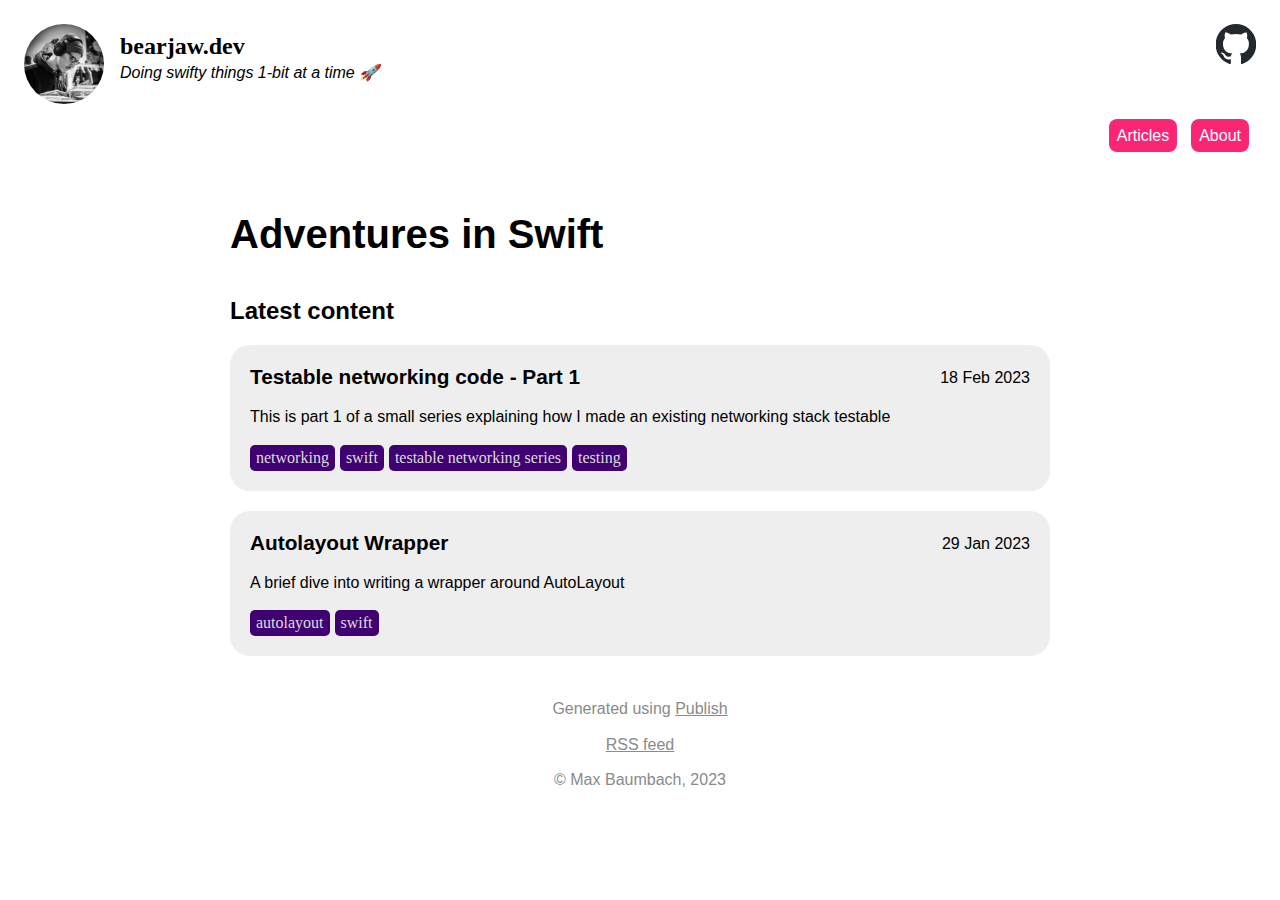
<file: index.html>
<!DOCTYPE html><html lang="en"><head><meta charset="UTF-8"/><meta name="og:site_name" content="bearjaw.dev"/><link rel="canonical" href="https://bearjaw.dev"/><meta name="twitter:url" content="https://bearjaw.dev"/><meta name="og:url" content="https://bearjaw.dev"/><title>bearjaw.dev | bearjaw.dev</title><meta name="twitter:title" content="bearjaw.dev | bearjaw.dev"/><meta name="og:title" content="bearjaw.dev | bearjaw.dev"/><meta name="description" content="Doing swifty things 1-bit at a time 🚀"/><meta name="twitter:description" content="Doing swifty things 1-bit at a time 🚀"/><meta name="og:description" content="Doing swifty things 1-bit at a time 🚀"/><meta name="twitter:card" content="summary"/><link rel="stylesheet" href="/styles.css" type="text/css"/><meta name="viewport" content="width=device-width, initial-scale=1.0"/><link rel="shortcut icon" href="/images/favicon.png" type="image/png"/><link rel="alternate" href="/feed.rss" type="application/rss+xml" title="Subscribe to bearjaw.dev"/></head><body><header><div class="header-container"><div class="profile-header-container"><img src="/images/profile.jpeg" class="avatar"/><div class="header-text-container"><a href="/" class="site-name">bearjaw.dev</a><p class="header-subtitle ">Doing swifty things 1-bit at a time 🚀</p></div></div><a href="https://github.com/bearjaw"><div class="github-logo"></div></a></div><nav><ul><li><a href="/posts">Articles</a></li><li><a href="/about">About</a></li></ul></nav></header><div class="wrapper"><h1>Adventures in Swift</h1><p class="description"></p><h2>Latest content</h2><ul class="item-list"><li><article><div class="item-list-item-header"><h1><a href="/posts/2023/2/build-testable-networking-part-1">Testable networking code - Part 1</a></h1><p>18 Feb 2023</p></div><p>This is part 1 of a small series explaining how I made an existing networking stack testable</p><ul class="tag-list"><li><a href="/tags/networking">networking</a></li><li><a href="/tags/swift">swift</a></li><li><a href="/tags/testable-networking-series">testable networking series</a></li><li><a href="/tags/testing">testing</a></li></ul></article></li><li><article><div class="item-list-item-header"><h1><a href="/posts/2023/1/hello">Autolayout Wrapper</a></h1><p>29 Jan 2023</p></div><p>A brief dive into writing a wrapper around AutoLayout</p><ul class="tag-list"><li><a href="/tags/autolayout">autolayout</a></li><li><a href="/tags/swift">swift</a></li></ul></article></li></ul></div><footer><p>Generated using <a href="https://github.com/johnsundell/publish">Publish</a></p><p><a href="/feed.rss">RSS feed</a></p><p>© Max Baumbach, 2023 </p></footer></body></html>
</file>
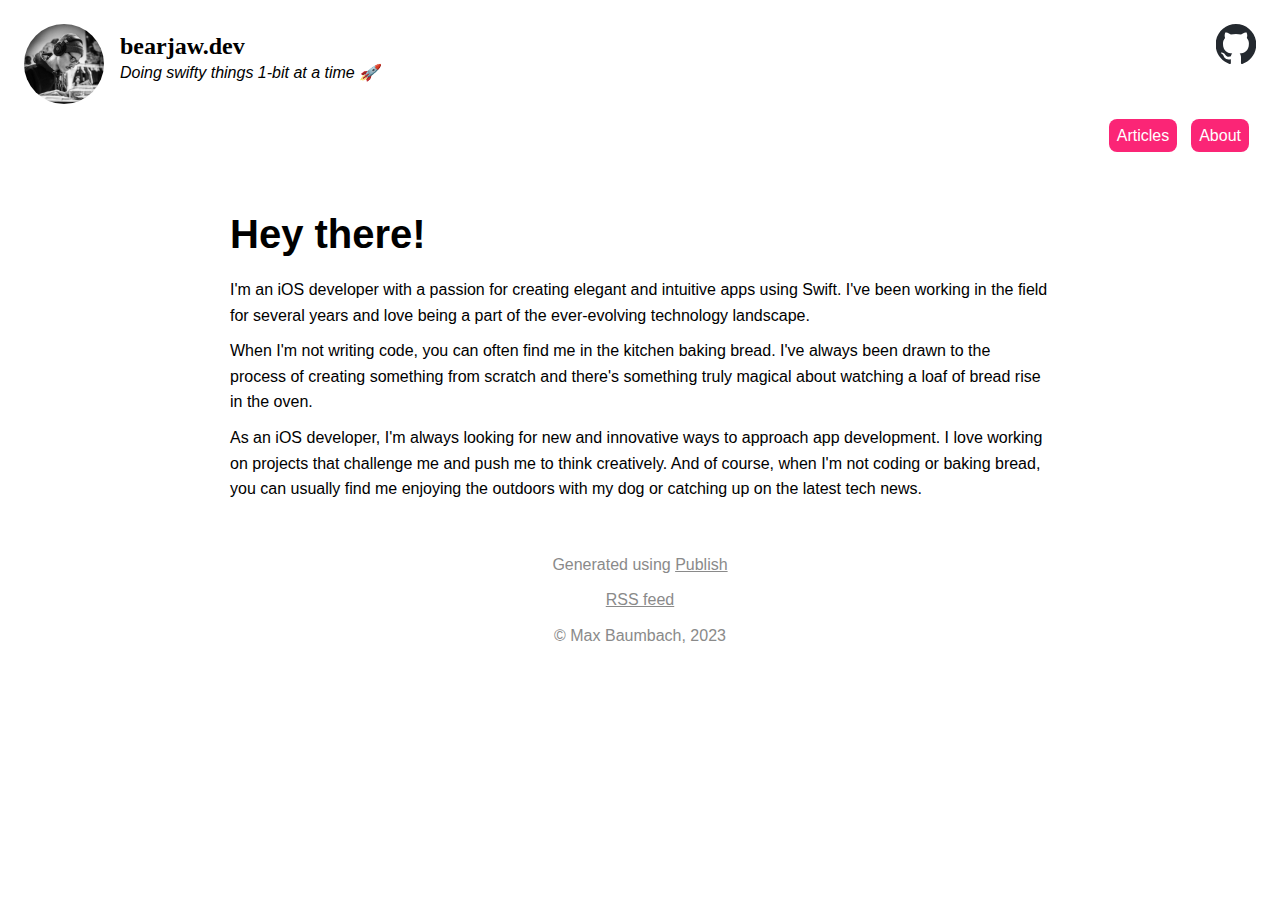
<file: about/index.html>
<!DOCTYPE html><html lang="en"><head><meta charset="UTF-8"/><meta name="og:site_name" content="bearjaw.dev"/><link rel="canonical" href="https://bearjaw.dev/about"/><meta name="twitter:url" content="https://bearjaw.dev/about"/><meta name="og:url" content="https://bearjaw.dev/about"/><title>About | bearjaw.dev</title><meta name="twitter:title" content="About | bearjaw.dev"/><meta name="og:title" content="About | bearjaw.dev"/><meta name="description" content="Doing swifty things 1-bit at a time 🚀"/><meta name="twitter:description" content="Doing swifty things 1-bit at a time 🚀"/><meta name="og:description" content="Doing swifty things 1-bit at a time 🚀"/><meta name="twitter:card" content="summary"/><link rel="stylesheet" href="/styles.css" type="text/css"/><meta name="viewport" content="width=device-width, initial-scale=1.0"/><link rel="shortcut icon" href="/images/favicon.png" type="image/png"/><link rel="alternate" href="/feed.rss" type="application/rss+xml" title="Subscribe to bearjaw.dev"/></head><body><header><div class="header-container"><div class="profile-header-container"><img src="/images/profile.jpeg" class="avatar"/><div class="header-text-container"><a href="/" class="site-name">bearjaw.dev</a><p class="header-subtitle ">Doing swifty things 1-bit at a time 🚀</p></div></div><a href="https://github.com/bearjaw"><div class="github-logo"></div></a></div><nav><ul><li><a href="/posts">Articles</a></li><li><a href="/about" class="selected">About</a></li></ul></nav></header><div class="wrapper"><h1>Hey there!</h1><p>I'm an iOS developer with a passion for creating elegant and intuitive apps using Swift. I've been working in the field for several years and love being a part of the ever-evolving technology landscape.</p><p>When I'm not writing code, you can often find me in the kitchen baking bread. I've always been drawn to the process of creating something from scratch and there's something truly magical about watching a loaf of bread rise in the oven.</p><p>As an iOS developer, I'm always looking for new and innovative ways to approach app development. I love working on projects that challenge me and push me to think creatively. And of course, when I'm not coding or baking bread, you can usually find me enjoying the outdoors with my dog or catching up on the latest tech news.</p><ul class="item-list"></ul></div><footer><p>Generated using <a href="https://github.com/johnsundell/publish">Publish</a></p><p><a href="/feed.rss">RSS feed</a></p><p>© Max Baumbach, 2023 </p></footer></body></html>
</file>
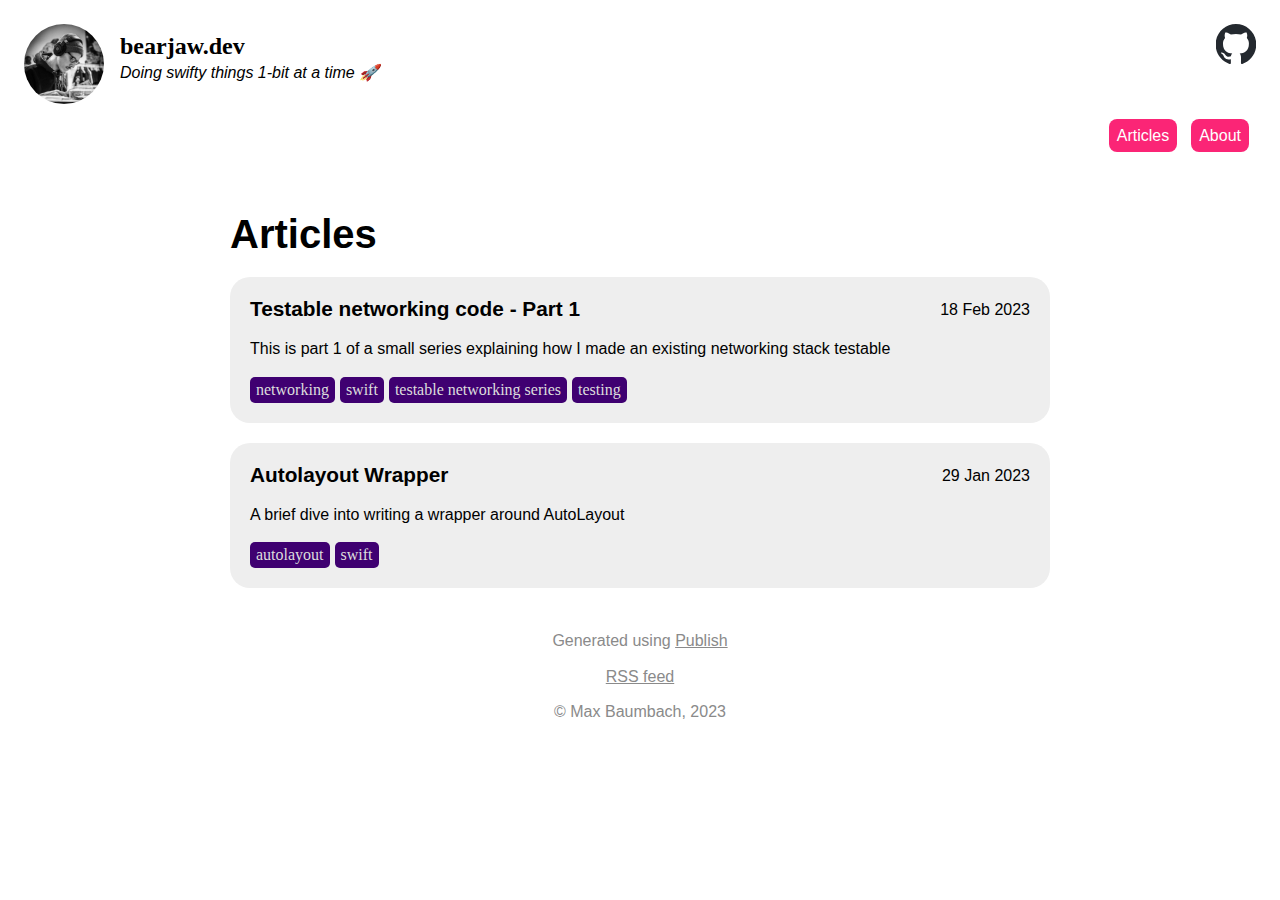
<file: posts/index.html>
<!DOCTYPE html><html lang="en"><head><meta charset="UTF-8"/><meta name="og:site_name" content="bearjaw.dev"/><link rel="canonical" href="https://bearjaw.dev/posts"/><meta name="twitter:url" content="https://bearjaw.dev/posts"/><meta name="og:url" content="https://bearjaw.dev/posts"/><title>Articles | bearjaw.dev</title><meta name="twitter:title" content="Articles | bearjaw.dev"/><meta name="og:title" content="Articles | bearjaw.dev"/><meta name="description" content="Doing swifty things 1-bit at a time 🚀"/><meta name="twitter:description" content="Doing swifty things 1-bit at a time 🚀"/><meta name="og:description" content="Doing swifty things 1-bit at a time 🚀"/><meta name="twitter:card" content="summary"/><link rel="stylesheet" href="/styles.css" type="text/css"/><meta name="viewport" content="width=device-width, initial-scale=1.0"/><link rel="shortcut icon" href="/images/favicon.png" type="image/png"/><link rel="alternate" href="/feed.rss" type="application/rss+xml" title="Subscribe to bearjaw.dev"/></head><body><header><div class="header-container"><div class="profile-header-container"><img src="/images/profile.jpeg" class="avatar"/><div class="header-text-container"><a href="/" class="site-name">bearjaw.dev</a><p class="header-subtitle ">Doing swifty things 1-bit at a time 🚀</p></div></div><a href="https://github.com/bearjaw"><div class="github-logo"></div></a></div><nav><ul><li><a href="/posts" class="selected">Articles</a></li><li><a href="/about">About</a></li></ul></nav></header><div class="wrapper"><h1>Articles</h1><ul class="item-list"><li><article><div class="item-list-item-header"><h1><a href="/posts/2023/2/build-testable-networking-part-1">Testable networking code - Part 1</a></h1><p>18 Feb 2023</p></div><p>This is part 1 of a small series explaining how I made an existing networking stack testable</p><ul class="tag-list"><li><a href="/tags/networking">networking</a></li><li><a href="/tags/swift">swift</a></li><li><a href="/tags/testable-networking-series">testable networking series</a></li><li><a href="/tags/testing">testing</a></li></ul></article></li><li><article><div class="item-list-item-header"><h1><a href="/posts/2023/1/hello">Autolayout Wrapper</a></h1><p>29 Jan 2023</p></div><p>A brief dive into writing a wrapper around AutoLayout</p><ul class="tag-list"><li><a href="/tags/autolayout">autolayout</a></li><li><a href="/tags/swift">swift</a></li></ul></article></li></ul></div><footer><p>Generated using <a href="https://github.com/johnsundell/publish">Publish</a></p><p><a href="/feed.rss">RSS feed</a></p><p>© Max Baumbach, 2023 </p></footer></body></html>
</file>
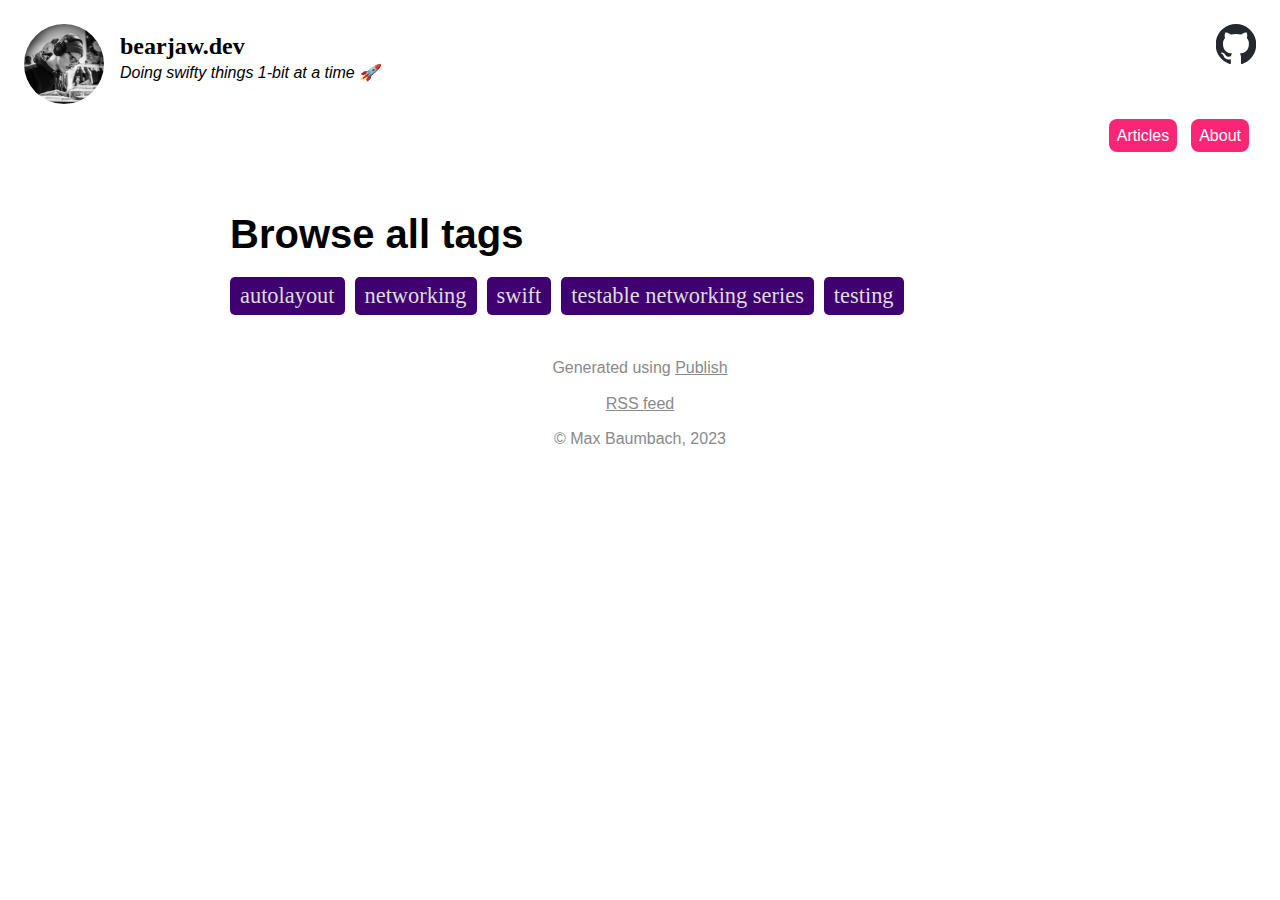
<file: tags/index.html>
<!DOCTYPE html><html lang="en"><head><meta charset="UTF-8"/><meta name="og:site_name" content="bearjaw.dev"/><link rel="canonical" href="https://bearjaw.dev/tags"/><meta name="twitter:url" content="https://bearjaw.dev/tags"/><meta name="og:url" content="https://bearjaw.dev/tags"/><title>bearjaw.dev</title><meta name="twitter:title" content="bearjaw.dev"/><meta name="og:title" content="bearjaw.dev"/><meta name="description" content="Doing swifty things 1-bit at a time 🚀"/><meta name="twitter:description" content="Doing swifty things 1-bit at a time 🚀"/><meta name="og:description" content="Doing swifty things 1-bit at a time 🚀"/><meta name="twitter:card" content="summary"/><link rel="stylesheet" href="/styles.css" type="text/css"/><meta name="viewport" content="width=device-width, initial-scale=1.0"/><link rel="shortcut icon" href="/images/favicon.png" type="image/png"/><link rel="alternate" href="/feed.rss" type="application/rss+xml" title="Subscribe to bearjaw.dev"/></head><body><header><div class="header-container"><div class="profile-header-container"><img src="/images/profile.jpeg" class="avatar"/><div class="header-text-container"><a href="/" class="site-name">bearjaw.dev</a><p class="header-subtitle ">Doing swifty things 1-bit at a time 🚀</p></div></div><a href="https://github.com/bearjaw"><div class="github-logo"></div></a></div><nav><ul><li><a href="/posts">Articles</a></li><li><a href="/about">About</a></li></ul></nav></header><div class="wrapper"><h1>Browse all tags</h1><ul class="all-tags"><li class="tag"><a href="/tags/autolayout">autolayout</a></li><li class="tag"><a href="/tags/networking">networking</a></li><li class="tag"><a href="/tags/swift">swift</a></li><li class="tag"><a href="/tags/testable-networking-series">testable networking series</a></li><li class="tag"><a href="/tags/testing">testing</a></li></ul></div><footer><p>Generated using <a href="https://github.com/johnsundell/publish">Publish</a></p><p><a href="/feed.rss">RSS feed</a></p><p>© Max Baumbach, 2023 </p></footer></body></html>
</file>
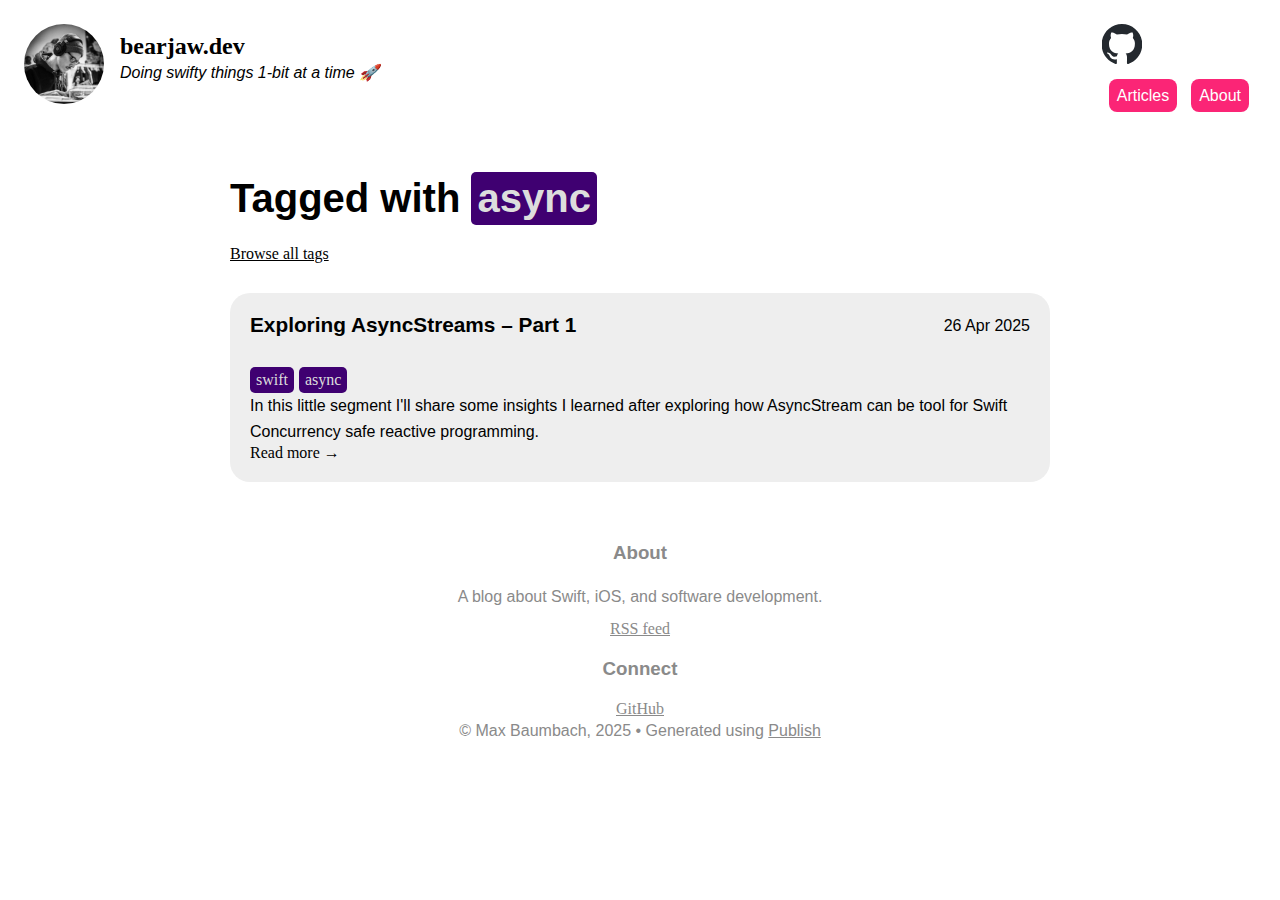
<file: tags/async/index.html>
<!DOCTYPE html><html lang="en"><head><meta charset="UTF-8"/><meta property="og:site_name" content="bearjaw.dev"/><link rel="canonical" href="https://bearjaw.dev/tags/async"/><meta name="twitter:url" content="https://bearjaw.dev/tags/async"/><meta property="og:url" content="https://bearjaw.dev/tags/async"/><title>bearjaw.dev</title><meta name="twitter:title" content="bearjaw.dev"/><meta property="og:title" content="bearjaw.dev"/><meta name="description" content="Doing swifty things 1-bit at a time 🚀"/><meta name="twitter:description" content="Doing swifty things 1-bit at a time 🚀"/><meta property="og:description" content="Doing swifty things 1-bit at a time 🚀"/><meta name="twitter:card" content="summary"/><link rel="stylesheet" href="/styles.css" type="text/css"/><meta name="viewport" content="width=device-width, initial-scale=1.0"/><link rel="shortcut icon" href="/images/favicon.png" type="image/png"/><link rel="alternate" href="/feed.rss" type="application/rss+xml" title="Subscribe to bearjaw.dev"/></head><body><header><div class="header-container"><div class="profile-header-container"><a href="/"><img src="/profile.jpeg" class="avatar"/></a><div class="header-text-container"><a href="/" class="site-name">bearjaw.dev</a><p class="header-subtitle">Doing swifty things 1-bit at a time 🚀</p></div></div><div class="nav-container"><a href="https://github.com/bearjaw"><div class="github-logo"></div></a><nav><ul><li><a href="/posts">Articles</a></li><li><a href="/about">About</a></li></ul></nav></div></div></header><div class="wrapper"><h1>Tagged with <span class="tag">async</span></h1><a href="/tags" class="browse-all">Browse all tags</a><ul class="item-list"><li><article><div class="item-list-item-top"><div class="item-list-item-header"><h1><a href="/posts/2025/04/Exploring_AsyncSteams">Exploring AsyncStreams – Part 1</a></h1><p>26 Apr 2025</p></div><div class="item-list-tags"><ul class="tag-list"><li><a href="/tags/swift">swift</a></li><li><a href="/tags/async">async</a></li></ul></div></div><div class="item-list-item-content"><p>In this little segment I'll share some insights I learned after exploring how AsyncStream can be tool for Swift Concurrency safe reactive programming.</p><a href="/posts/2025/04/Exploring_AsyncSteams" class="read-more">Read more →</a></div></article></li></ul></div><footer><div class="footer-content"><div class="footer-section"><h3>About</h3><p>A blog about Swift, iOS, and software development.</p><a href="/feed.rss" class="footer-link">RSS feed</a></div><div class="footer-section"><h3>Connect</h3><div class="footer-links"><a href="https://github.com/bearjaw" class="footer-link">GitHub</a></div></div></div><div class="footer-copyright"><p>© Max Baumbach, 2025 • Generated using <a href="https://github.com/johnsundell/publish">Publish</a></p></div></footer></body></html>
</file>
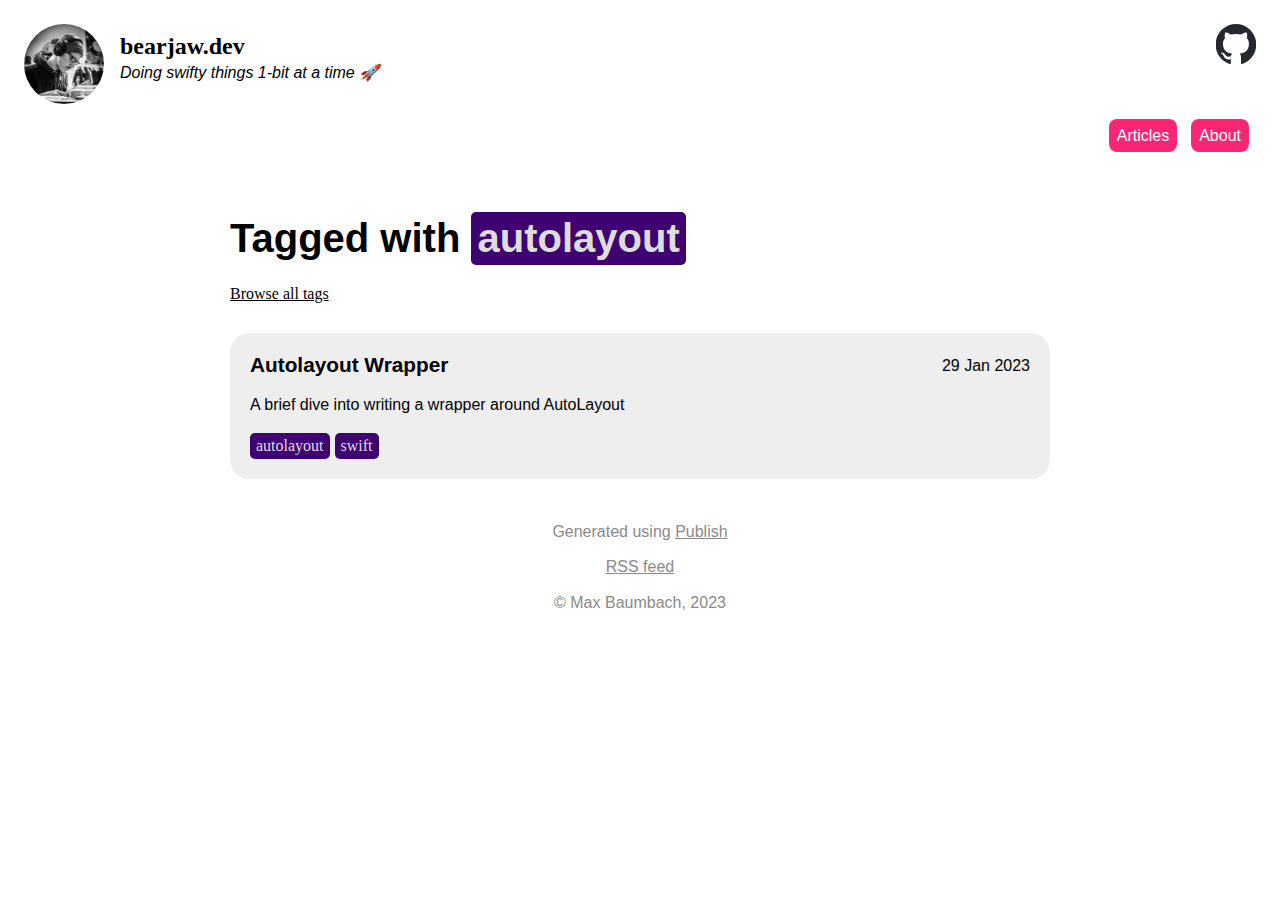
<file: tags/autolayout/index.html>
<!DOCTYPE html><html lang="en"><head><meta charset="UTF-8"/><meta name="og:site_name" content="bearjaw.dev"/><link rel="canonical" href="https://bearjaw.dev/tags/autolayout"/><meta name="twitter:url" content="https://bearjaw.dev/tags/autolayout"/><meta name="og:url" content="https://bearjaw.dev/tags/autolayout"/><title>bearjaw.dev</title><meta name="twitter:title" content="bearjaw.dev"/><meta name="og:title" content="bearjaw.dev"/><meta name="description" content="Doing swifty things 1-bit at a time 🚀"/><meta name="twitter:description" content="Doing swifty things 1-bit at a time 🚀"/><meta name="og:description" content="Doing swifty things 1-bit at a time 🚀"/><meta name="twitter:card" content="summary"/><link rel="stylesheet" href="/styles.css" type="text/css"/><meta name="viewport" content="width=device-width, initial-scale=1.0"/><link rel="shortcut icon" href="/images/favicon.png" type="image/png"/><link rel="alternate" href="/feed.rss" type="application/rss+xml" title="Subscribe to bearjaw.dev"/></head><body><header><div class="header-container"><div class="profile-header-container"><img src="/images/profile.jpeg" class="avatar"/><div class="header-text-container"><a href="/" class="site-name">bearjaw.dev</a><p class="header-subtitle ">Doing swifty things 1-bit at a time 🚀</p></div></div><a href="https://github.com/bearjaw"><div class="github-logo"></div></a></div><nav><ul><li><a href="/posts">Articles</a></li><li><a href="/about">About</a></li></ul></nav></header><div class="wrapper"><h1>Tagged with <span class="tag">autolayout</span></h1><a href="/tags" class="browse-all">Browse all tags</a><ul class="item-list"><li><article><div class="item-list-item-header"><h1><a href="/posts/2023/1/hello">Autolayout Wrapper</a></h1><p>29 Jan 2023</p></div><p>A brief dive into writing a wrapper around AutoLayout</p><ul class="tag-list"><li><a href="/tags/autolayout">autolayout</a></li><li><a href="/tags/swift">swift</a></li></ul></article></li></ul></div><footer><p>Generated using <a href="https://github.com/johnsundell/publish">Publish</a></p><p><a href="/feed.rss">RSS feed</a></p><p>© Max Baumbach, 2023 </p></footer></body></html>
</file>
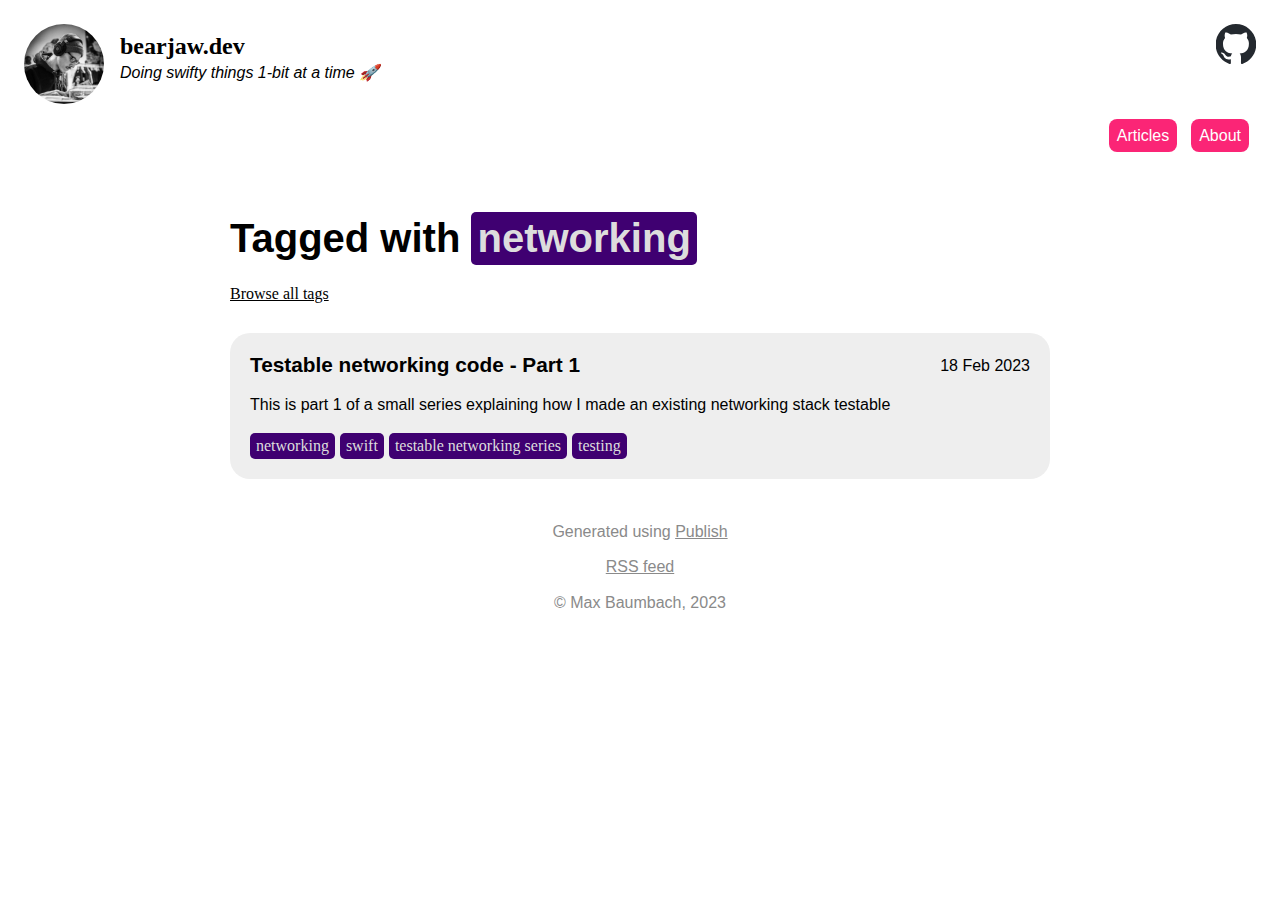
<file: tags/networking/index.html>
<!DOCTYPE html><html lang="en"><head><meta charset="UTF-8"/><meta name="og:site_name" content="bearjaw.dev"/><link rel="canonical" href="https://bearjaw.dev/tags/networking"/><meta name="twitter:url" content="https://bearjaw.dev/tags/networking"/><meta name="og:url" content="https://bearjaw.dev/tags/networking"/><title>bearjaw.dev</title><meta name="twitter:title" content="bearjaw.dev"/><meta name="og:title" content="bearjaw.dev"/><meta name="description" content="Doing swifty things 1-bit at a time 🚀"/><meta name="twitter:description" content="Doing swifty things 1-bit at a time 🚀"/><meta name="og:description" content="Doing swifty things 1-bit at a time 🚀"/><meta name="twitter:card" content="summary"/><link rel="stylesheet" href="/styles.css" type="text/css"/><meta name="viewport" content="width=device-width, initial-scale=1.0"/><link rel="shortcut icon" href="/images/favicon.png" type="image/png"/><link rel="alternate" href="/feed.rss" type="application/rss+xml" title="Subscribe to bearjaw.dev"/></head><body><header><div class="header-container"><div class="profile-header-container"><img src="/images/profile.jpeg" class="avatar"/><div class="header-text-container"><a href="/" class="site-name">bearjaw.dev</a><p class="header-subtitle ">Doing swifty things 1-bit at a time 🚀</p></div></div><a href="https://github.com/bearjaw"><div class="github-logo"></div></a></div><nav><ul><li><a href="/posts">Articles</a></li><li><a href="/about">About</a></li></ul></nav></header><div class="wrapper"><h1>Tagged with <span class="tag">networking</span></h1><a href="/tags" class="browse-all">Browse all tags</a><ul class="item-list"><li><article><div class="item-list-item-header"><h1><a href="/posts/2023/2/build-testable-networking-part-1">Testable networking code - Part 1</a></h1><p>18 Feb 2023</p></div><p>This is part 1 of a small series explaining how I made an existing networking stack testable</p><ul class="tag-list"><li><a href="/tags/networking">networking</a></li><li><a href="/tags/swift">swift</a></li><li><a href="/tags/testable-networking-series">testable networking series</a></li><li><a href="/tags/testing">testing</a></li></ul></article></li></ul></div><footer><p>Generated using <a href="https://github.com/johnsundell/publish">Publish</a></p><p><a href="/feed.rss">RSS feed</a></p><p>© Max Baumbach, 2023 </p></footer></body></html>
</file>
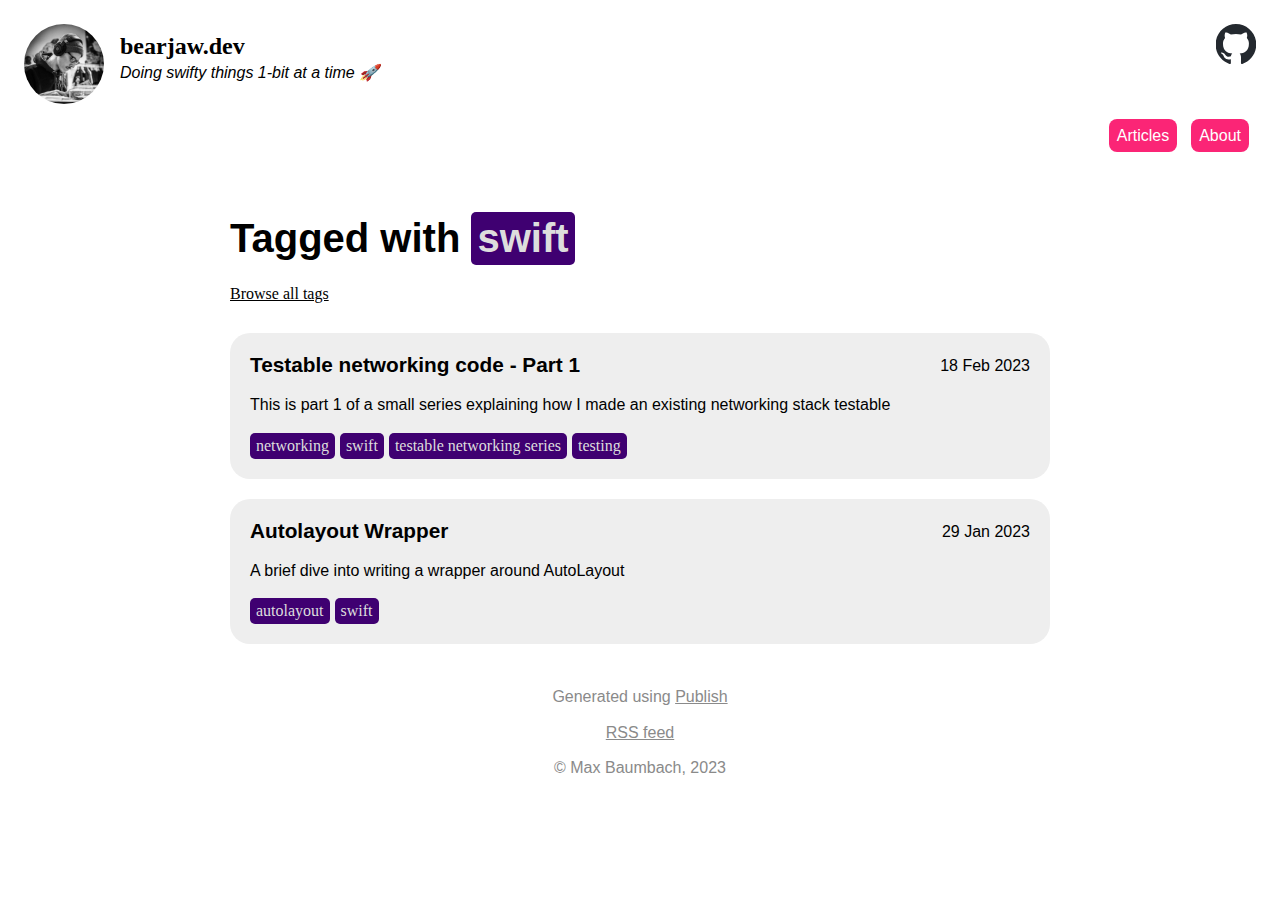
<file: tags/swift/index.html>
<!DOCTYPE html><html lang="en"><head><meta charset="UTF-8"/><meta name="og:site_name" content="bearjaw.dev"/><link rel="canonical" href="https://bearjaw.dev/tags/swift"/><meta name="twitter:url" content="https://bearjaw.dev/tags/swift"/><meta name="og:url" content="https://bearjaw.dev/tags/swift"/><title>bearjaw.dev</title><meta name="twitter:title" content="bearjaw.dev"/><meta name="og:title" content="bearjaw.dev"/><meta name="description" content="Doing swifty things 1-bit at a time 🚀"/><meta name="twitter:description" content="Doing swifty things 1-bit at a time 🚀"/><meta name="og:description" content="Doing swifty things 1-bit at a time 🚀"/><meta name="twitter:card" content="summary"/><link rel="stylesheet" href="/styles.css" type="text/css"/><meta name="viewport" content="width=device-width, initial-scale=1.0"/><link rel="shortcut icon" href="/images/favicon.png" type="image/png"/><link rel="alternate" href="/feed.rss" type="application/rss+xml" title="Subscribe to bearjaw.dev"/></head><body><header><div class="header-container"><div class="profile-header-container"><img src="/images/profile.jpeg" class="avatar"/><div class="header-text-container"><a href="/" class="site-name">bearjaw.dev</a><p class="header-subtitle ">Doing swifty things 1-bit at a time 🚀</p></div></div><a href="https://github.com/bearjaw"><div class="github-logo"></div></a></div><nav><ul><li><a href="/posts">Articles</a></li><li><a href="/about">About</a></li></ul></nav></header><div class="wrapper"><h1>Tagged with <span class="tag">swift</span></h1><a href="/tags" class="browse-all">Browse all tags</a><ul class="item-list"><li><article><div class="item-list-item-header"><h1><a href="/posts/2023/2/build-testable-networking-part-1">Testable networking code - Part 1</a></h1><p>18 Feb 2023</p></div><p>This is part 1 of a small series explaining how I made an existing networking stack testable</p><ul class="tag-list"><li><a href="/tags/networking">networking</a></li><li><a href="/tags/swift">swift</a></li><li><a href="/tags/testable-networking-series">testable networking series</a></li><li><a href="/tags/testing">testing</a></li></ul></article></li><li><article><div class="item-list-item-header"><h1><a href="/posts/2023/1/hello">Autolayout Wrapper</a></h1><p>29 Jan 2023</p></div><p>A brief dive into writing a wrapper around AutoLayout</p><ul class="tag-list"><li><a href="/tags/autolayout">autolayout</a></li><li><a href="/tags/swift">swift</a></li></ul></article></li></ul></div><footer><p>Generated using <a href="https://github.com/johnsundell/publish">Publish</a></p><p><a href="/feed.rss">RSS feed</a></p><p>© Max Baumbach, 2023 </p></footer></body></html>
</file>
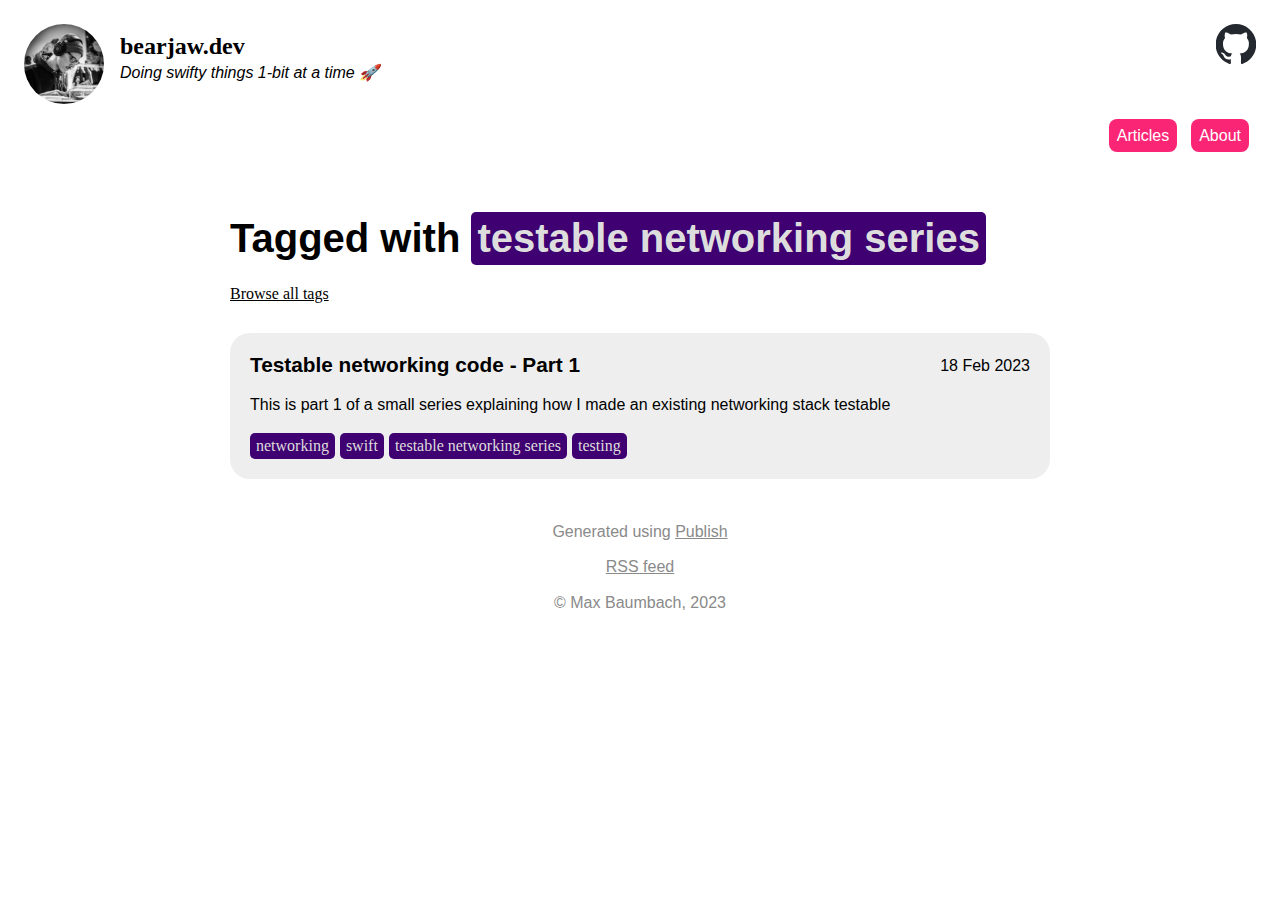
<file: tags/testable-networking-series/index.html>
<!DOCTYPE html><html lang="en"><head><meta charset="UTF-8"/><meta name="og:site_name" content="bearjaw.dev"/><link rel="canonical" href="https://bearjaw.dev/tags/testable-networking-series"/><meta name="twitter:url" content="https://bearjaw.dev/tags/testable-networking-series"/><meta name="og:url" content="https://bearjaw.dev/tags/testable-networking-series"/><title>bearjaw.dev</title><meta name="twitter:title" content="bearjaw.dev"/><meta name="og:title" content="bearjaw.dev"/><meta name="description" content="Doing swifty things 1-bit at a time 🚀"/><meta name="twitter:description" content="Doing swifty things 1-bit at a time 🚀"/><meta name="og:description" content="Doing swifty things 1-bit at a time 🚀"/><meta name="twitter:card" content="summary"/><link rel="stylesheet" href="/styles.css" type="text/css"/><meta name="viewport" content="width=device-width, initial-scale=1.0"/><link rel="shortcut icon" href="/images/favicon.png" type="image/png"/><link rel="alternate" href="/feed.rss" type="application/rss+xml" title="Subscribe to bearjaw.dev"/></head><body><header><div class="header-container"><div class="profile-header-container"><img src="/images/profile.jpeg" class="avatar"/><div class="header-text-container"><a href="/" class="site-name">bearjaw.dev</a><p class="header-subtitle ">Doing swifty things 1-bit at a time 🚀</p></div></div><a href="https://github.com/bearjaw"><div class="github-logo"></div></a></div><nav><ul><li><a href="/posts">Articles</a></li><li><a href="/about">About</a></li></ul></nav></header><div class="wrapper"><h1>Tagged with <span class="tag">testable networking series</span></h1><a href="/tags" class="browse-all">Browse all tags</a><ul class="item-list"><li><article><div class="item-list-item-header"><h1><a href="/posts/2023/2/build-testable-networking-part-1">Testable networking code - Part 1</a></h1><p>18 Feb 2023</p></div><p>This is part 1 of a small series explaining how I made an existing networking stack testable</p><ul class="tag-list"><li><a href="/tags/networking">networking</a></li><li><a href="/tags/swift">swift</a></li><li><a href="/tags/testable-networking-series">testable networking series</a></li><li><a href="/tags/testing">testing</a></li></ul></article></li></ul></div><footer><p>Generated using <a href="https://github.com/johnsundell/publish">Publish</a></p><p><a href="/feed.rss">RSS feed</a></p><p>© Max Baumbach, 2023 </p></footer></body></html>
</file>
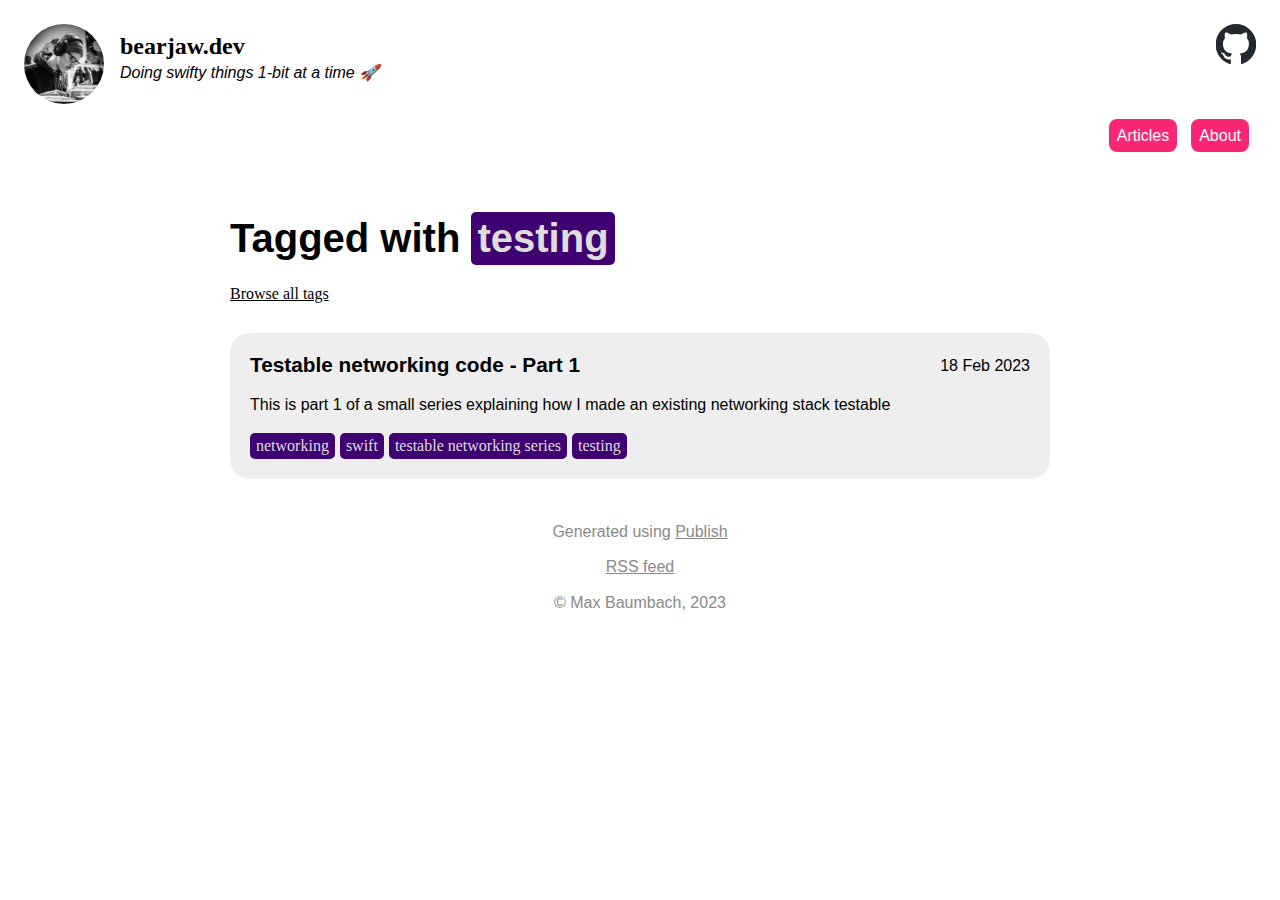
<file: tags/testing/index.html>
<!DOCTYPE html><html lang="en"><head><meta charset="UTF-8"/><meta name="og:site_name" content="bearjaw.dev"/><link rel="canonical" href="https://bearjaw.dev/tags/testing"/><meta name="twitter:url" content="https://bearjaw.dev/tags/testing"/><meta name="og:url" content="https://bearjaw.dev/tags/testing"/><title>bearjaw.dev</title><meta name="twitter:title" content="bearjaw.dev"/><meta name="og:title" content="bearjaw.dev"/><meta name="description" content="Doing swifty things 1-bit at a time 🚀"/><meta name="twitter:description" content="Doing swifty things 1-bit at a time 🚀"/><meta name="og:description" content="Doing swifty things 1-bit at a time 🚀"/><meta name="twitter:card" content="summary"/><link rel="stylesheet" href="/styles.css" type="text/css"/><meta name="viewport" content="width=device-width, initial-scale=1.0"/><link rel="shortcut icon" href="/images/favicon.png" type="image/png"/><link rel="alternate" href="/feed.rss" type="application/rss+xml" title="Subscribe to bearjaw.dev"/></head><body><header><div class="header-container"><div class="profile-header-container"><img src="/images/profile.jpeg" class="avatar"/><div class="header-text-container"><a href="/" class="site-name">bearjaw.dev</a><p class="header-subtitle ">Doing swifty things 1-bit at a time 🚀</p></div></div><a href="https://github.com/bearjaw"><div class="github-logo"></div></a></div><nav><ul><li><a href="/posts">Articles</a></li><li><a href="/about">About</a></li></ul></nav></header><div class="wrapper"><h1>Tagged with <span class="tag">testing</span></h1><a href="/tags" class="browse-all">Browse all tags</a><ul class="item-list"><li><article><div class="item-list-item-header"><h1><a href="/posts/2023/2/build-testable-networking-part-1">Testable networking code - Part 1</a></h1><p>18 Feb 2023</p></div><p>This is part 1 of a small series explaining how I made an existing networking stack testable</p><ul class="tag-list"><li><a href="/tags/networking">networking</a></li><li><a href="/tags/swift">swift</a></li><li><a href="/tags/testable-networking-series">testable networking series</a></li><li><a href="/tags/testing">testing</a></li></ul></article></li></ul></div><footer><p>Generated using <a href="https://github.com/johnsundell/publish">Publish</a></p><p><a href="/feed.rss">RSS feed</a></p><p>© Max Baumbach, 2023 </p></footer></body></html>
</file>
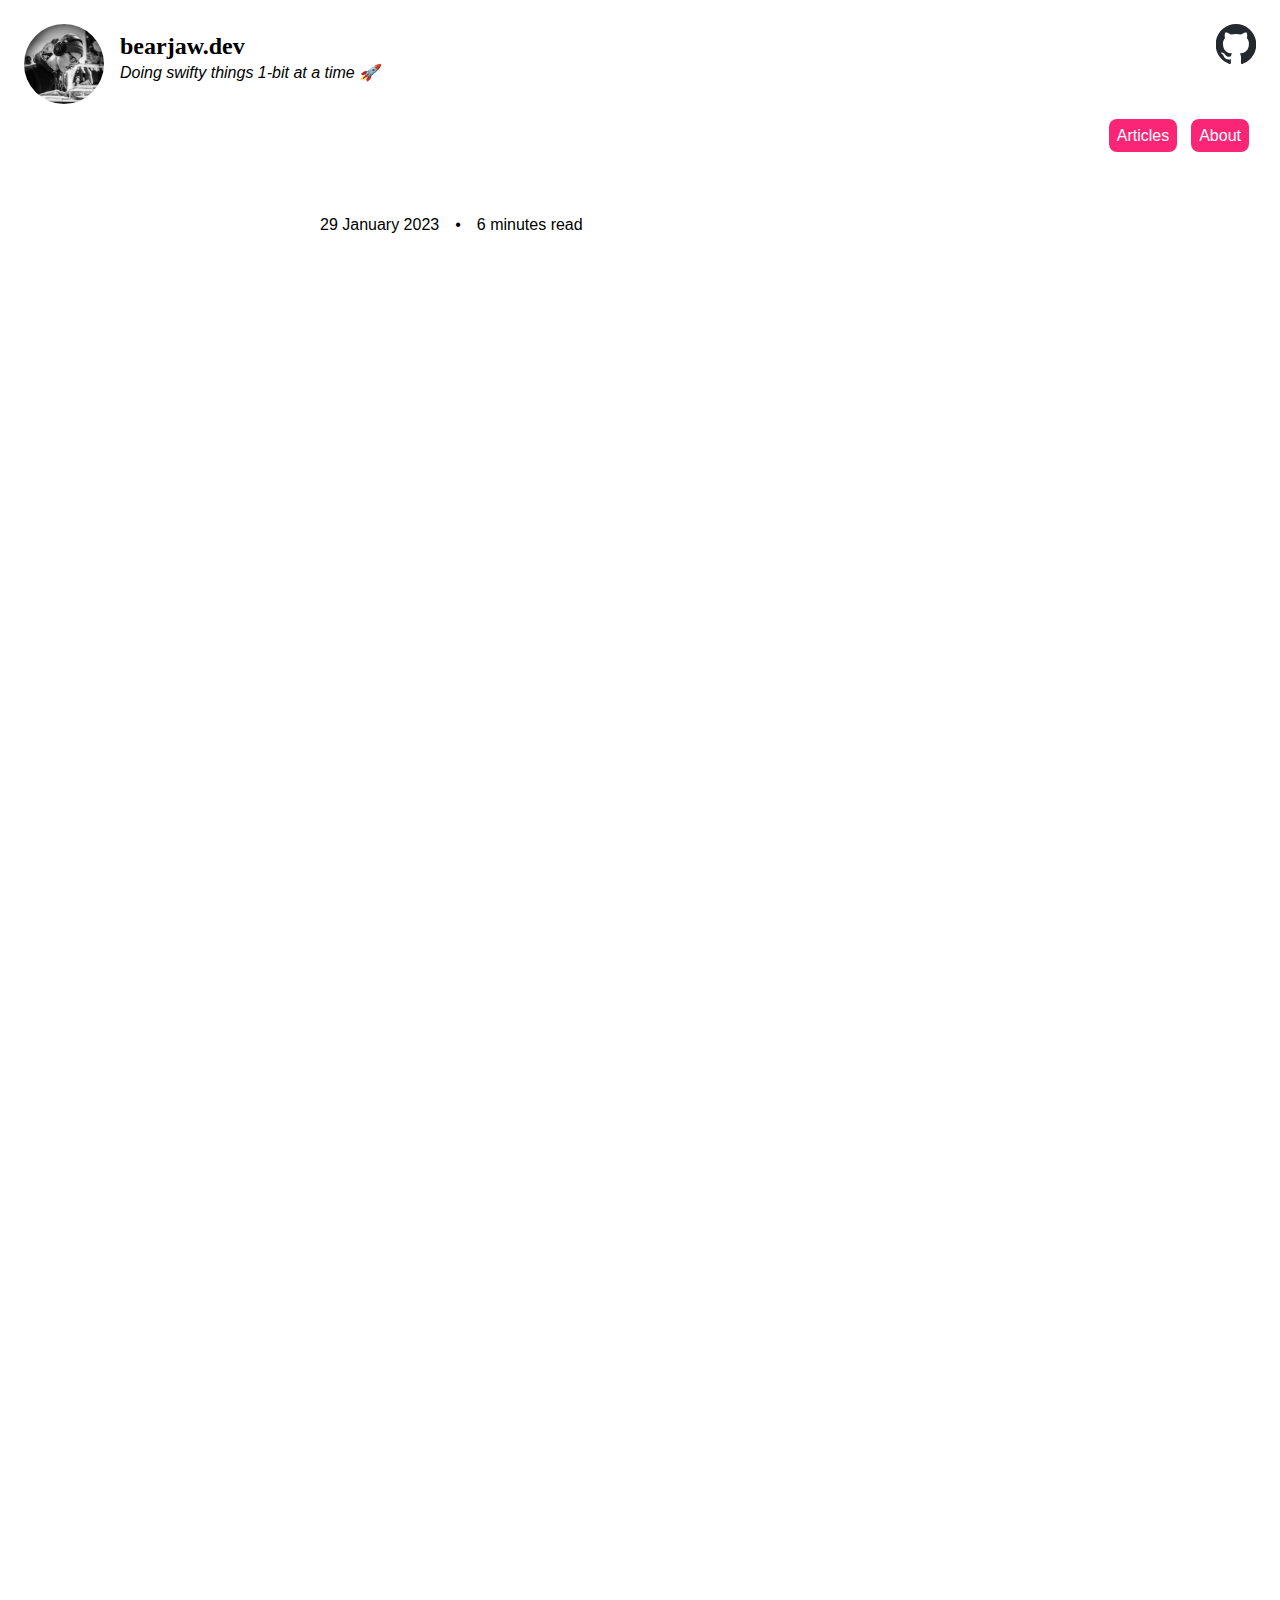
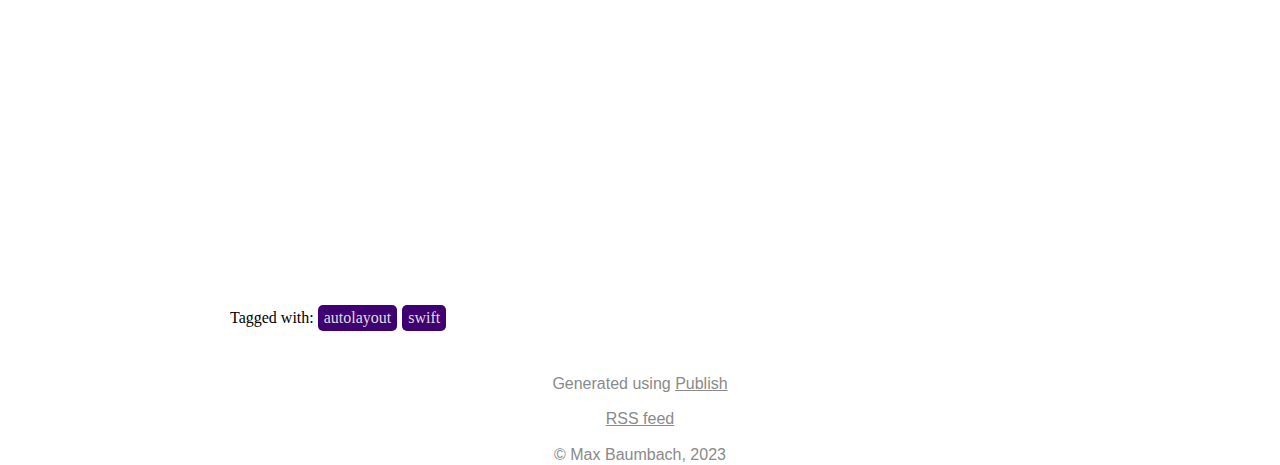
<file: posts/2023/1/hello/index.html>
<!DOCTYPE html><html lang="en"><head><meta charset="UTF-8"/><meta name="og:site_name" content="bearjaw.dev"/><link rel="canonical" href="https://bearjaw.dev/posts/2023/1/hello"/><meta name="twitter:url" content="https://bearjaw.dev/posts/2023/1/hello"/><meta name="og:url" content="https://bearjaw.dev/posts/2023/1/hello"/><title>Autolayout Wrapper | bearjaw.dev</title><meta name="twitter:title" content="Autolayout Wrapper | bearjaw.dev"/><meta name="og:title" content="Autolayout Wrapper | bearjaw.dev"/><meta name="description" content="A brief dive into writing a wrapper around AutoLayout"/><meta name="twitter:description" content="A brief dive into writing a wrapper around AutoLayout"/><meta name="og:description" content="A brief dive into writing a wrapper around AutoLayout"/><meta name="twitter:card" content="summary"/><link rel="stylesheet" href="/styles.css" type="text/css"/><link rel="stylesheet" href="/syntax.css" type="text/css"/><meta name="viewport" content="width=device-width, initial-scale=1.0"/><link rel="shortcut icon" href="/images/favicon.png" type="image/png"/><link rel="alternate" href="/feed.rss" type="application/rss+xml" title="Subscribe to bearjaw.dev"/></head><body class="item-page"><header><div class="header-container"><div class="profile-header-container"><img src="/images/profile.jpeg" class="avatar"/><div class="header-text-container"><a href="/" class="site-name">bearjaw.dev</a><p class="header-subtitle ">Doing swifty things 1-bit at a time 🚀</p></div></div><a href="https://github.com/bearjaw"><div class="github-logo"></div></a></div><nav><ul><li><a href="/posts" class="selected">Articles</a></li><li><a href="/about">About</a></li></ul></nav></header><div class="wrapper"><article><div class="article-info-container"><div class="article-info"><p>29 January 2023</p><p class="separator">•</p><p>6 minutes read</p></div></div><div class="content"><h1>Autolayout Wrapper</h1><h3><em>Disclaimer</em>:</h3><p><em>Yes, there are a lot of AutoLayout wrappers available. This is mainly me writing down my approach of creating a thin, lightweight, and flexible wrapper around AutoLayout.</em></p><h2>Some considerations</h2><p>There are many AutoLayout wrappers out there. A project that I worked on recently used <a href="https://github.com/SnapKit/SnapKit">SnapKit</a>. And while there’s nothing wrong with using third-party dependencies, I prefer to learn and understand Apple’s APIs first and then write a thin wrapper around it myself to make my life easier. It also saves you from adding another third-party-dependency to your app.</p><p>Now you could say why am I even bothering with all these old APIs and technologies and not use SwiftUI instead? Well, SwiftUI has only been around since iOS 13 which kind of limits your usage of SwiftUI in production if your app still needs to support older versions of iOS.</p><p>In personal projects I did start to experiment a little with SwiftUI but so far UIKit has been a good friend to me. There’s also no point in discussing whether you should <em>only</em> use or learn one or the other. Like many already pointed out it depends on what you want to do and they complement each other quite well.</p><h2>Time travel</h2><p>When I started out as an iOS developer AutoLayout wasn’t a thing yet, so I used to calculate my views’ origins and sizes manually like this:</p><pre><code><span class="keyword">import</span> UIKit

<span class="keyword">final class</span> MyView: <span class="type">UIView</span> {

    <span class="keyword">private let</span> label = <span class="type">UILabel</span>()
    
    ...
    <span class="keyword">override func</span> layoutSubviews() {
        <span class="keyword">super</span>.<span class="call">layoutSubviews</span>()
        <span class="keyword">let</span> origin = ...
        <span class="keyword">let</span> size = ...
        label.<span class="property">frame</span> = <span class="type">CGRect</span>(origin: origin, size: size)
    }
    ...
}
</code></pre><p>While this method works well and can be quite efficient when it comes to rendering, it is definitely more verbose and time consuming than SwiftUI or AutoLayout (Once you finally get a hang of it). Another thing to keep in mind is that by calculating your frames directly, ideally dynamically, your UI probably wouldn't support right-to-left languages properly.</p><p>It took me quite some time to become familiar with AutoLayout. The API seems very cumbersome and heavy to use. To me most of the methods felt counterintuitive and seemed to do the opposite of what I expected. It definitely got better once we got <code>anchors</code> in iOS 9. However debugging AutoLayout is a mess and time consuming. There’s a reason why <a href="_https://www.wtfautolayout.com_">WTFAutoLayout</a> exists.</p><p>Sometimes it’s easy and you only forgot to set <code>view.<span class="property">translatesAutoresizingMaskIntoConstraints</span> = <span class="keyword">false</span></code>. Other times the height and vertical position are ambiguous and it seems impossible to grasp why. Also it's important to remember to call <code>constraint.<span class="property">active</span> = <span class="keyword">true</span></code> to actually tell the OS that it should use and evaluate that constraint. That’s quite a lot of things you always have to do and remember. It proved therefore quite useful to create a thin wrapper around common AutoLayout functionality.</p><p>This can slow your development velocity down quite a bit. At the same time you might not always have the luxury to sit down and develop your own libraries to fix these issues during your day to day job. What you can do though is introduce this process step by step. Every time you find yourself writing a specific UI building block you could extract the code into a reusable function.</p><h2>Putting it all together</h2><p>One of the problems of AutoLayout is that when using constraints you need to remember to set <code>translatesAutoresizingMaskIntoConstraints</code> to <code><span class="keyword">false</span></code>. You can make your life easier by leveraging property wrappers. I really liked this option. It makes it clear to anyone reading your code that this view is using constraints and that our favourite property has already been set to <code><span class="keyword">false</span></code>. Property wrappers in general are an amazing tool to have in Swift.</p><pre><code><span class="keyword">@propertyWrapper
struct</span> AutoLayoutable&lt;T: <span class="type">UIView</span>&gt; {
    <span class="keyword">var</span> wrappedValue: <span class="type">T</span> {
        <span class="keyword">didSet</span> {
            wrappedValue.<span class="property">translatesAutoresizingMaskIntoConstraints</span> = <span class="keyword">false</span>
        }
    }
    
    <span class="keyword">init</span>(wrappedValue: <span class="type">T</span>) {
        <span class="keyword">self</span>.<span class="property">wrappedValue</span> = wrappedValue
        wrappedValue.<span class="property">translatesAutoresizingMaskIntoConstraints</span> = <span class="keyword">false</span>
    }
}
</code></pre><p>However there are some drawbacks with this. You can’t really use <code><span class="keyword">lazy var</span></code> with property wrappers which could be an issue if you’re looking to squeeze out as much efficiency as possible from your views. The most efficient view is the one that isn’t rendered. You also can't use <code><span class="keyword">let</span></code>s. Depending on your coding style and / or your needs it could be better to manually set the value.</p><h3>Example</h3><pre><code><span class="keyword">final class</span> DetailView: <span class="type">UIView</span> {

    <span class="keyword">@AutoLayoutable
    private var</span> labelTitle = <span class="type">UILabel</span>()

    <span class="keyword">@AutoLayoutable
    private var</span> labelSubtitle = <span class="type">UILabel</span>()
    
}
</code></pre><p>One thing that bothered me with Apple's AutoLayout API is that it just feels heavy and hard to read. Coming from Objective-C where methods were always quite expressive and stated clear intent, my wrapper therefore had to be declaritive and readable as well.</p><p>By using <code><span class="call">pinToTop</span>(of:space:priority)</code> it became much clearer to me what I wanted to achieve without getting too much into the details of how I want to achieve it. Another idea I took into consideration was to actually have my constraints be expressible using <code><span class="keyword">enum</span></code>s. That has the advantage of reducing the number of methods you'd need to memorise and use. You could maybe pass an array of anchors that would then translate to the correct constraints.</p><p>I still might refactor my current version to a more enum driven one. For now I wanted to keep things simple. The implementation of <code>pinToTop</code> is pretty straightforward:</p><pre><code><span class="keyword">extension</span> <span class="type">UIView</span> {
    
    <span class="keyword">@discardableResult
    func</span> pinToTop(of view: <span class="type">UIView</span>,
                  space: <span class="type">CGFloat</span>,
                  priority: <span class="type">UILayoutPriority</span> = .<span class="dotAccess">defaultHigh</span>) -&gt; <span class="type">NSLayoutConstraint</span> {
        <span class="keyword">let</span> constraint = topAnchor.<span class="call">constraint</span>(equalTo: view.<span class="property">topAnchor</span>, constant: space)
        constraint.<span class="property">priority</span> = priority
        constraint.<span class="property">isActive</span> = <span class="keyword">true
        return</span> constraint
    }
    
}
</code></pre><p>One thing I noticed is that sometimes you need to adjust the constant or activate or deactivate your constraints. Using <code><span class="keyword">@discardableResult</span></code> and returing the constraint solves that issue quite well. Now you can get a reference to the constraint and animate a UI change for example.</p><p>Usually you also want some kind of spacing between two UI elements. The constant for trailling, bottom anchors uses a negative value and for top, leading uses positive values. Again this little <em>quirk</em> in AutoLayout is something that makes sense once you understand that it reflects the coordinate system of the OS. To make my life easier I only use positive values on the call site and my implementation handles the cases correctly.</p><h2>Conclusion</h2><p>I didn't include all extensions I created but the rest follow the same pattern so it's quite easy to extend and maintain. My layout code went from a lot of repetitive code to one liners:</p><pre><code><span class="keyword">private func</span> configureConstraints() {
    titleLabel.<span class="call">pinToTop</span>(of: <span class="keyword">self</span>, space: spacer4)
    titleLabel.<span class="call">pinToSides</span>(of: <span class="keyword">self</span>, space: spacer4)
    detailLabel.<span class="call">pinTopToBottom</span>(of: <span class="keyword">self</span>, space: spacer2)
    detailLabel.<span class="call">pinToSides</span>(of: <span class="keyword">self</span>, space: spacer4)
    detailLabel.<span class="call">pinToBottom</span>(of: <span class="keyword">self</span>, space: spacer4)
}
</code></pre><p>This increased my speed in creating a completely new UIs immensely. Not only that but I gained a lot of readability and clear intend. Of course AutoLayout offers a lot more functionality and not everything is covered by my small library yet. But it also doesn't have to be complete. Since it's just an extension on UIView I can add functionality anytime I need it.</p><p>Since I adapted my small wrapper my broken AutoLayout constraints nearly vanished. There are still cases where you do need to scratch your head a little and think about content hugging priorities and compress resistances but that's also what keeps things interesting.</p><p>Thanks for reading! 🐶</p></div><span>Tagged with: </span><ul class="tag-list"><li><a href="/tags/autolayout">autolayout</a></li><li><a href="/tags/swift">swift</a></li></ul></article></div><footer><p>Generated using <a href="https://github.com/johnsundell/publish">Publish</a></p><p><a href="/feed.rss">RSS feed</a></p><p>© Max Baumbach, 2023 </p></footer></body></html>
</file>
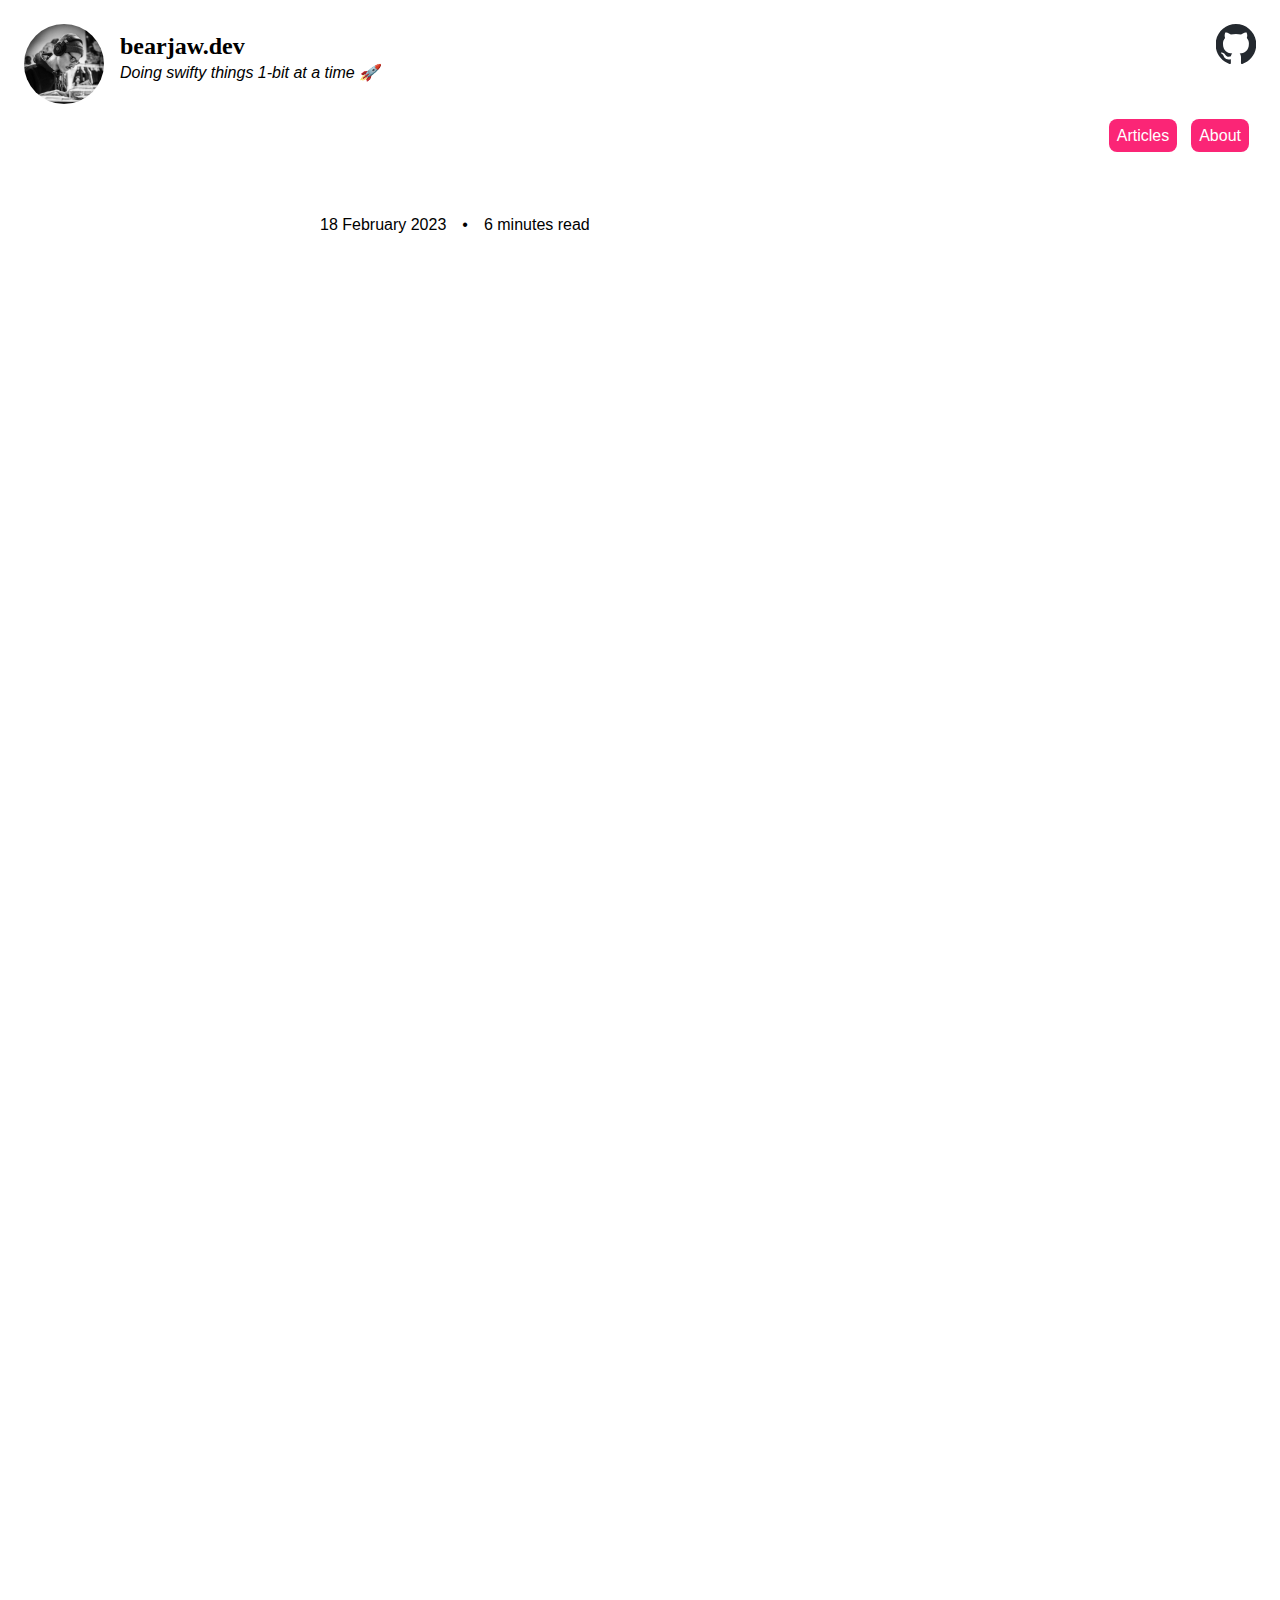
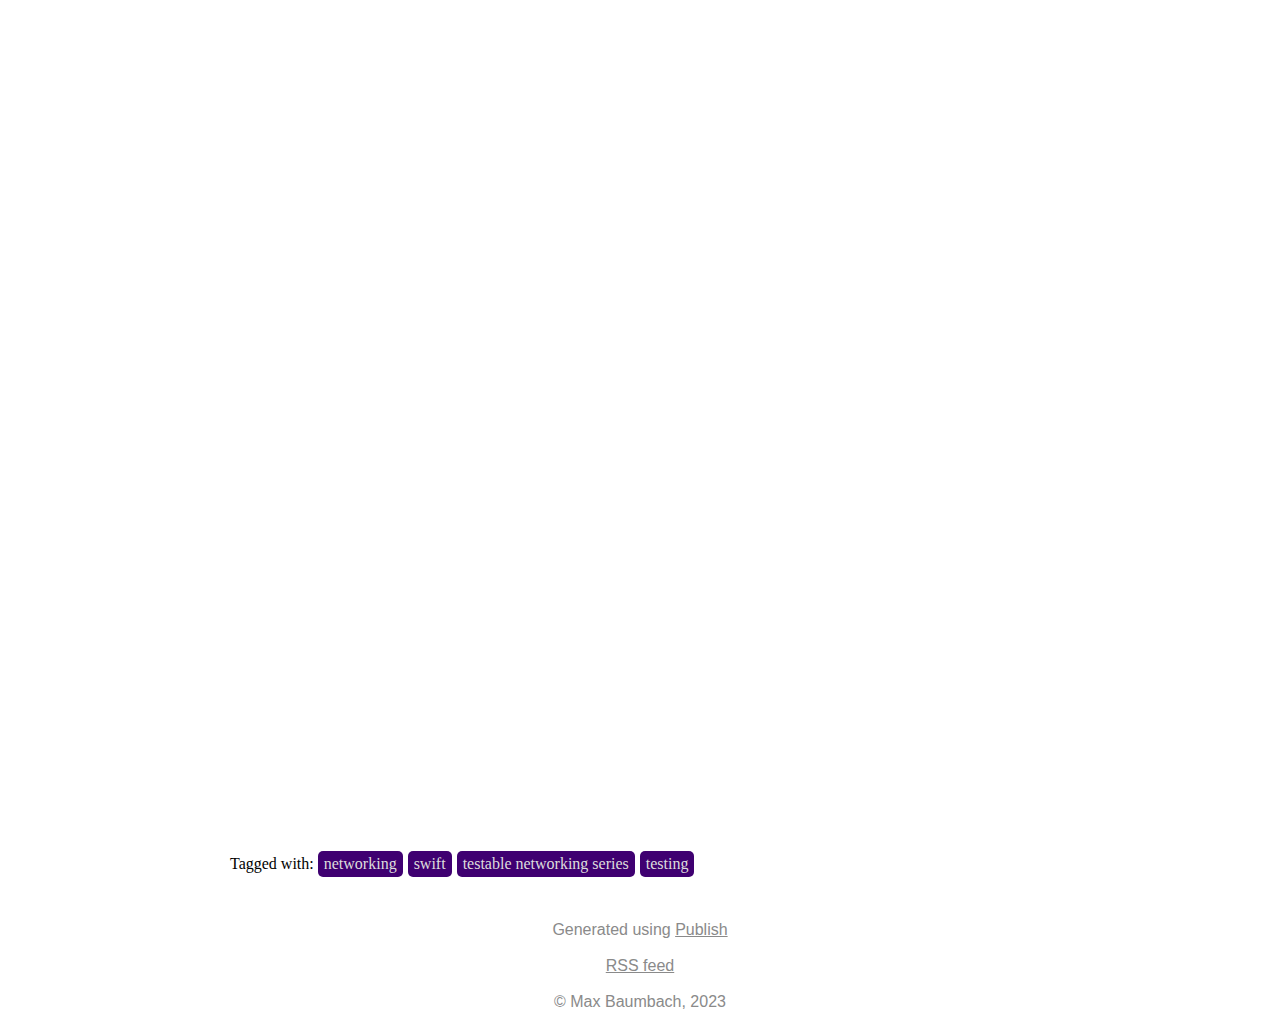
<file: posts/2023/2/build-testable-networking-part-1/index.html>
<!DOCTYPE html><html lang="en"><head><meta charset="UTF-8"/><meta name="og:site_name" content="bearjaw.dev"/><link rel="canonical" href="https://bearjaw.dev/posts/2023/2/build-testable-networking-part-1"/><meta name="twitter:url" content="https://bearjaw.dev/posts/2023/2/build-testable-networking-part-1"/><meta name="og:url" content="https://bearjaw.dev/posts/2023/2/build-testable-networking-part-1"/><title>Testable networking code - Part 1 | bearjaw.dev</title><meta name="twitter:title" content="Testable networking code - Part 1 | bearjaw.dev"/><meta name="og:title" content="Testable networking code - Part 1 | bearjaw.dev"/><meta name="description" content="This is part 1 of a small series explaining how I made an existing networking stack testable"/><meta name="twitter:description" content="This is part 1 of a small series explaining how I made an existing networking stack testable"/><meta name="og:description" content="This is part 1 of a small series explaining how I made an existing networking stack testable"/><meta name="twitter:card" content="summary"/><link rel="stylesheet" href="/styles.css" type="text/css"/><link rel="stylesheet" href="/syntax.css" type="text/css"/><meta name="viewport" content="width=device-width, initial-scale=1.0"/><link rel="shortcut icon" href="/images/favicon.png" type="image/png"/><link rel="alternate" href="/feed.rss" type="application/rss+xml" title="Subscribe to bearjaw.dev"/></head><body class="item-page"><header><div class="header-container"><div class="profile-header-container"><img src="/images/profile.jpeg" class="avatar"/><div class="header-text-container"><a href="/" class="site-name">bearjaw.dev</a><p class="header-subtitle ">Doing swifty things 1-bit at a time 🚀</p></div></div><a href="https://github.com/bearjaw"><div class="github-logo"></div></a></div><nav><ul><li><a href="/posts" class="selected">Articles</a></li><li><a href="/about">About</a></li></ul></nav></header><div class="wrapper"><article><div class="article-info-container"><div class="article-info"><p>18 February 2023</p><p class="separator">•</p><p>6 minutes read</p></div></div><div class="content"><h1>Testable networking code - Part 1</h1><h2>A smallish intro</h2><p>If you browse job listings for iOS developers or generally for developers testability is always highlighted as very important. Clean architecture, writing tests have become buzzwords in the industry. Unfortunately it happens that when you get to peek behind the curtains you discover that there are no tests, the code is tightly coupled, and the task of even introducing tests feels impossible and you're left wondering why you jumped through all those hoops.</p><p>To be fair I haven't seen all the code bases in the world so this is purely based on my experiences and chats with other developers. I am sure there are many companies where tests are just as important as the features developers have to write.</p><p>I strongly support writing testable, well readable code and well also writing tests. I think what really helped me become a better developer and write better code was to venture out into different fields. At my joby job we tired to re-write our mobile app using a cross platform framework. There were many reason that went into this and my awesome colleague Catalin wrote a really great <a href="https://catalincodes.com/posts/when-to-use-nativescript">blog post</a> about how that went and why decided not to (thankfully) ditch our native apps.</p><p>While I really disliked the whole cross platform work itself it did teach me quite a lot much. I learned a new stack and was able to also start contributing to our Angular based website. The main point however is that we had a very thorough test driven development approach and it was the one thing I really longed for when getting back to working on the iOS app.</p><p>I already added some tests for some newer parts and features of the code base but due to the architecture and the massive code base I was never really able to make our existing ViewModels at least a bit more testable. However reinvigorated with my new knowledge I decided to give this a new try.</p><h2>Assembling the pieces</h2><p>So that was a long intro. Let's write some code. The app uses Alamofire under the hood so some of the code is specific to it but it's also quite easy to roll or apply this to your own networking stack. For that reason I decided to write a small wrapper around Alamofire and some of its features so it could be possible in the future to actually exchange the networking stack completely.</p><p>I started by abstracting away the actual method call we use to perform networking requests. For this I created an <code><span class="type">APIService</span></code> that would eventually make the request and handle the decoding. Generally the APIService is only used by a new <code><span class="type">Repository</span></code> class that would have the APIService injected into it.</p><p>The APIService itself needs a <code><span class="type">Session</span></code> and this is basically Alamofire's main class to make networking requests. Now this can't easily be abstracted away. You could create a protocol and add the <code><span class="call">request</span>()</code> method and make Session then conform to it but I wasn't convinced that it would bring much value for something that will not change for a very long time. And if it does you only have to fix it in one single place.</p><p>I did however write wrapper types Alamofire's <code><span class="type">HTTPMethod</span></code>, <code><span class="type">ParameterEncoding</span></code>, and <code><span class="type">HTTPHeaders</span></code>. Mainly because you'll be using these every time you create an APIRequest and believe me, we have quite a few.</p><pre><code><span class="keyword">struct</span> APIService {
    
    <span class="keyword">private let</span> session: <span class="type">Session</span>

    <span class="keyword">init</span>(session: <span class="type">Session</span>) {
        <span class="keyword">self</span>.<span class="property">session</span> = session
    }

     <span class="keyword">func</span> request&lt;T&gt;(request: <span class="type">APIRequest</span>&lt;<span class="type">T</span>&gt;,
                completion: <span class="keyword">@escaping</span> (<span class="type">Result</span>&lt;<span class="type">T</span>, <span class="type">Error</span>&gt;) -&gt; <span class="type">Void</span>) <span class="keyword">where</span> <span class="type">T</span>: <span class="type">Decodable</span> {
        session
            .<span class="call">request</span>(request.<span class="property">url</span>,
                     method: request.<span class="property">method</span>.<span class="property">alamofireMethod</span>,
                     parameters: request.<span class="property">parameters</span>,
                     encoding: request.<span class="property">alamofireEncoding</span>
            )
            .<span class="call">responseData</span> { response <span class="keyword">in</span>
                <span class="comment">// handle response</span>
            }
    }
}
</code></pre><p>For simplicity I omitted the wrappers. Another goal of mine was to tie the response type to the request. This is easily achieved by leveraging generics and conforming <code><span class="type">T</span></code> to <code><span class="type">Decodable</span></code>. In the app I will not initialise any APIRequest in let's say a ViewModel or a Service. APIRequest come packaged in their API domain which are defined by enums. You'll see in a bit further down how it works.</p><p>The APIRequest struct is defined follows:</p><pre><code><span class="keyword">struct</span> APIRequest&lt;T: <span class="type">Decodable</span>&gt;  {

    <span class="keyword">let</span> url: <span class="type">String</span>
    <span class="keyword">let</span> method: <span class="type">HTTPMethod</span>
    <span class="keyword">let</span> parameters: <span class="type">Parameters</span>?
    <span class="keyword">let</span> encoding: <span class="type">ParameterEncoding</span>
    <span class="keyword">let</span> headers: <span class="type">HTTPHeaders</span>?

    <span class="keyword">init</span>(url: <span class="type">String</span>,
         method: <span class="type">HTTPMethod</span> = .<span class="dotAccess">GET</span>,
         parameters: <span class="type">Parameters</span>? = <span class="keyword">nil</span>,
         encoding: <span class="type">ParameterEncoding</span> = .<span class="dotAccess">urlDefault</span>,
         headers: <span class="type">HTTPHeaders</span>? = <span class="keyword">nil</span>) {
        <span class="keyword">self</span>.<span class="property">url</span> = url
        <span class="keyword">self</span>.<span class="property">method</span> = method
        <span class="keyword">self</span>.<span class="property">parameters</span> = parameters
        <span class="keyword">self</span>.<span class="property">encoding</span> = encoding
        <span class="keyword">self</span>.<span class="property">headers</span> = headers
    }

}
</code></pre><p>Now the last piece of the puzzle is the Repository. Before I started to incrementally introduce the new API approach, each API domain had it's own specific repository implementation. That created a lot of duplicated code. Basically the only thing that really changes are requests. That's why I created a general repository class that would eventually be used by the app to make API requests. The session <code>apiClient</code> is just a global property that returns the production session by default. Alamofire's default session is a singleton so I am not introducing anything fancy here.</p><pre><code><span class="keyword">final class</span> Repository {

    <span class="keyword">private let</span> httpClient: <span class="type">APIService</span>

    <span class="keyword">init</span>(httpClient: <span class="type">APIService</span> = <span class="type">APIService</span>(session: apiClient)) {
        <span class="keyword">self</span>.<span class="property">httpClient</span> = httpClient
    }

    <span class="keyword">func</span> performRequest&lt;T&gt;(<span class="keyword">_</span> request: <span class="type">APIRequest</span>&lt;<span class="type">T</span>&gt;,
                           completion: <span class="keyword">@escaping</span> (<span class="type">Result</span>&lt;<span class="type">T</span>, <span class="type">Error</span>&gt;) -&gt; <span class="type">Void</span>) <span class="keyword">where</span> <span class="type">T</span> : <span class="type">Decodable</span> {
        httpClient.<span class="call">request</span>(request: request, completion: completion)
    }

    <span class="keyword">deinit</span> {
        <span class="type">LoggingService</span>.<span class="property">networking</span>.<span class="call">log_debug</span>(message: <span class="string">"\n\n Deinit:</span> \(<span class="call">type</span>(of: <span class="keyword">self</span>)) <span class="string">\n\n"</span>)
    }

}
</code></pre><p>In addition to that I decided to move our API domains into enums and having static methods to create the APIRequest. This makes it quite nice to use. Let's assume I want to get the current user:</p><pre><code><span class="keyword">extension</span> <span class="type">APIEndpoint</span> {

    <span class="keyword">enum</span> User {

        <span class="keyword">private static let</span> baseURL = <span class="string">"api.some.domain.com"</span>

        <span class="comment">// MARK: - Me</span>

        <span class="keyword">static func</span> currentUser() -&gt; <span class="type">APIRequest</span>&lt;<span class="type">User</span>&gt; {
            <span class="keyword">let</span> url = <span class="string">"</span>\(baseURL)<span class="string">)/users/current"</span>
            <span class="keyword">return</span> <span class="type">APIRequest</span>(url: url)
        }

}

<span class="comment">// somewhere in your code</span>
<span class="keyword">let</span> request = <span class="type">APIEndpoint</span>.<span class="type">User</span>.<span class="call">currentUser</span>()
repository.<span class="call">performRequest</span>(request) { result <span class="keyword">in
    switch</span> result {
        <span class="keyword">case let</span> .<span class="call">success</span>(user):
            <span class="call">print</span>(<span class="string">"Hello</span> \(user.<span class="property">firstName</span>)<span class="string">"</span>)
        <span class="keyword">case let</span> .<span class="call">failue</span>(error):
            <span class="call">print</span>(<span class="string">"Oh no, an error:</span> \(error.<span class="property">localizedDescription</span>)<span class="string">"</span>)
    }
}
</code></pre><h2>Testing requests</h2><p>After all the pieces of the puzzle have finally fallen into place it's time to write some tests.</p><p>First, like I did in Angular, I wanted to test my requests. This ensures that the correct url is used, the right parameters are included and so on.</p><p>To do this I created a simple extension on <code><span class="type">XCTestCase</span></code>. The extension is simply to reduce writing duplicate code and assertions. It also makes it easily extensible again.</p><pre><code>  <span class="keyword">func</span> testRequest&lt;T&gt;(<span class="keyword">_</span> request: <span class="type">APIRequest</span>&lt;<span class="type">T</span>&gt;,
                    <span class="keyword">_</span> expectedRequest: <span class="type">APIRequest</span>&lt;<span class="type">T</span>&gt;,
                    matchParams: ((<span class="type">Parameters</span>?) -&gt; <span class="type">Bool</span>)? = <span class="keyword">nil</span>,
                    matchHeaders: ((<span class="type">HTTPHeaders</span>?) -&gt; <span class="type">Bool</span>)? = <span class="keyword">nil</span>) {

        <span class="keyword">if let</span> matchHeaders {
            <span class="call">XCTAssertTrue</span>(<span class="call">matchHeaders</span>(request.<span class="property">headers</span>))
        } <span class="keyword">else</span> {
            <span class="call">XCTAssertNil</span>(request.<span class="property">headers</span>)
        }
        <span class="keyword">if let</span> matchParams {
            <span class="call">XCTAssertTrue</span>(<span class="call">matchParams</span>(request.<span class="property">parameters</span>))
        } <span class="keyword">else</span> {
            <span class="call">XCTAssertNil</span>(request.<span class="property">parameters</span>)
        }

        <span class="call">XCTAssertEqual</span>(request, expectedRequest, <span class="call">errorMessage</span>(got: request, expected: expectedRequest))
    }
</code></pre><p>Now you can easily write a test to make you everything is set up correctly.</p><pre><code><span class="keyword">final class</span> UserRepositoryTests: <span class="type">XCTestCase</span> {

    <span class="keyword">func</span> test_current_user_request() {
        <span class="keyword">let</span> request = <span class="type">APIEndpoint</span>
            .<span class="dotAccess">User</span>
            .<span class="call">currentUser</span>()

        <span class="keyword">let</span> expectedURL = <span class="string">"someURL"</span>
        <span class="keyword">let</span> expectedRequest = <span class="type">APIRequest</span>&lt;<span class="type">Empty</span>&gt;(url: expectedURL)

        <span class="call">testRequest</span>(request, expectedRequest)
    }
}
</code></pre><p>That's it for now. In part 2 I will explain how I test the repository itself, making sure the responses are decoded properly. All of this is also doable with <code><span class="keyword">async</span> / <span class="keyword">await</span></code>. However we still support older iOS versions and can't use that yet but the implementation is pretty much the same. Once we finally move to iOS 13 and upwards the whole code will be even nicer to write.</p><p>Thanks for reading 🐶</p></div><span>Tagged with: </span><ul class="tag-list"><li><a href="/tags/networking">networking</a></li><li><a href="/tags/swift">swift</a></li><li><a href="/tags/testable-networking-series">testable networking series</a></li><li><a href="/tags/testing">testing</a></li></ul></article></div><footer><p>Generated using <a href="https://github.com/johnsundell/publish">Publish</a></p><p><a href="/feed.rss">RSS feed</a></p><p>© Max Baumbach, 2023 </p></footer></body></html>
</file>
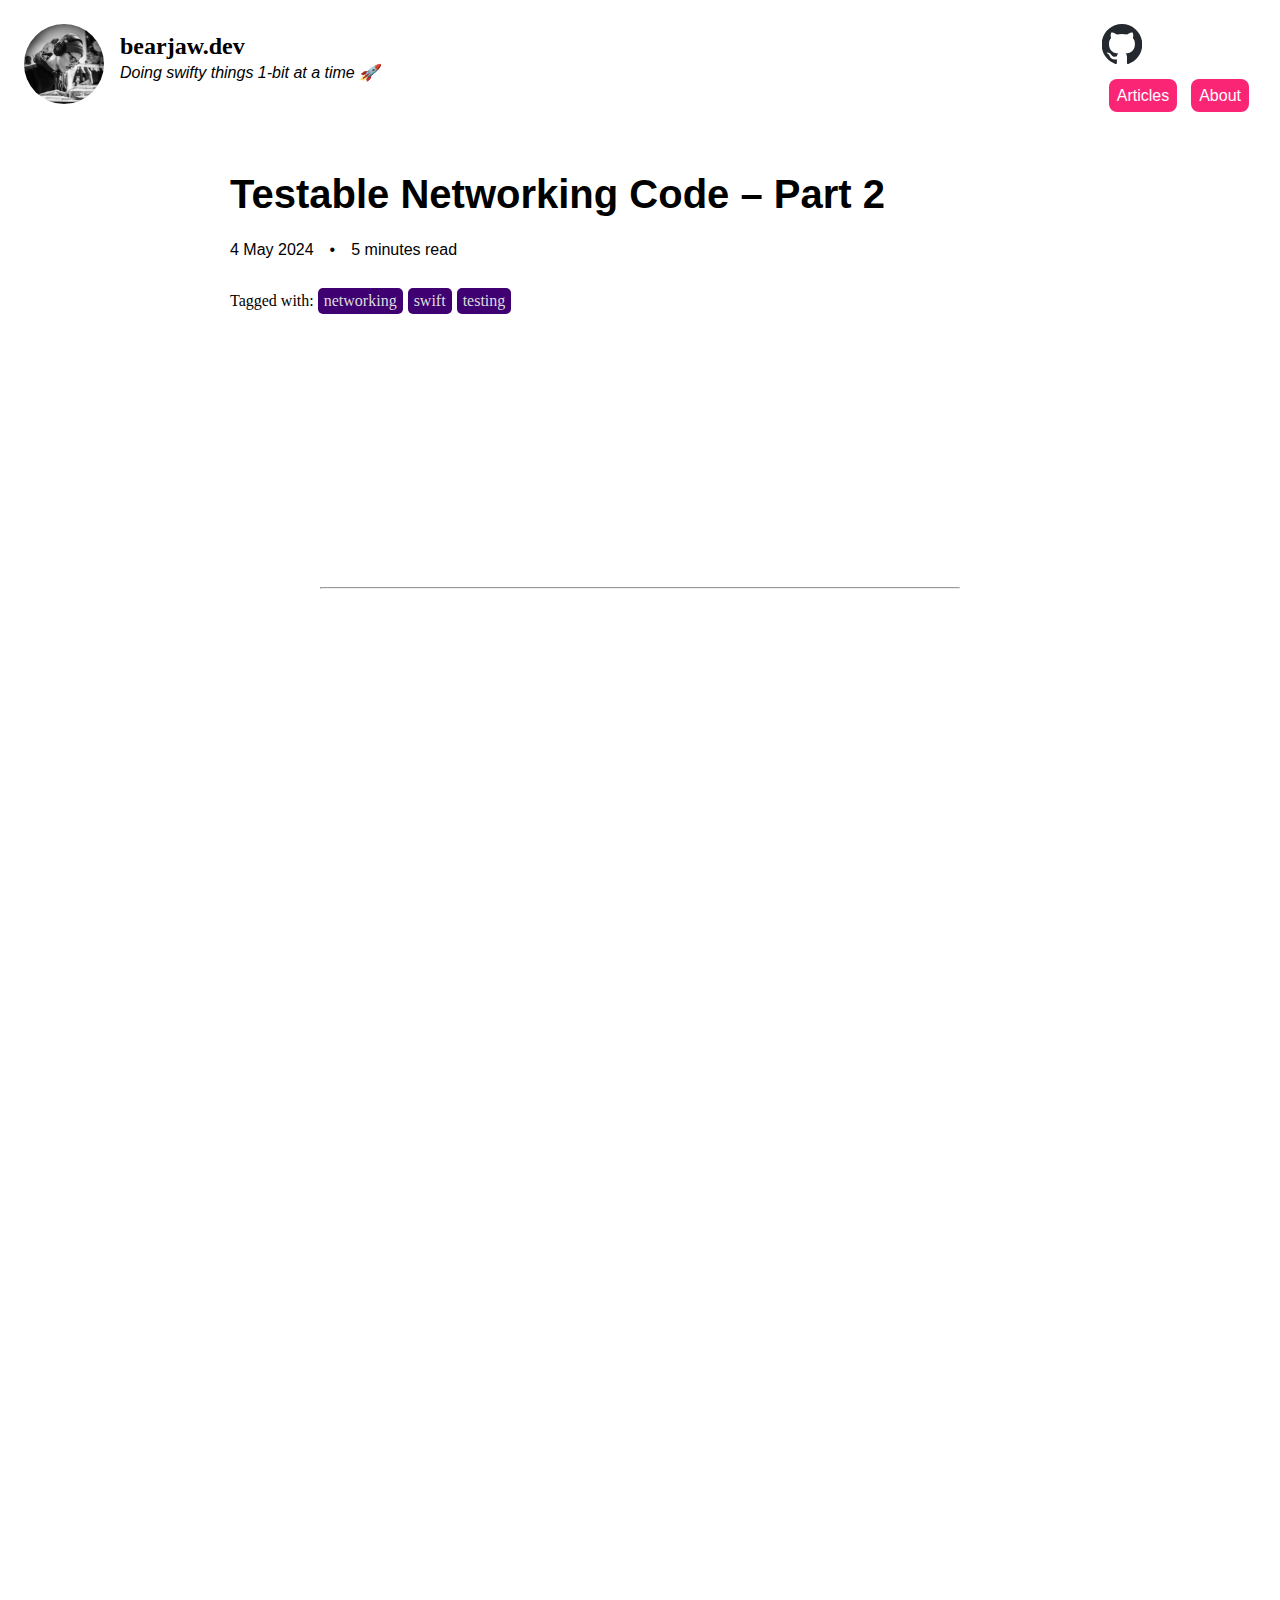
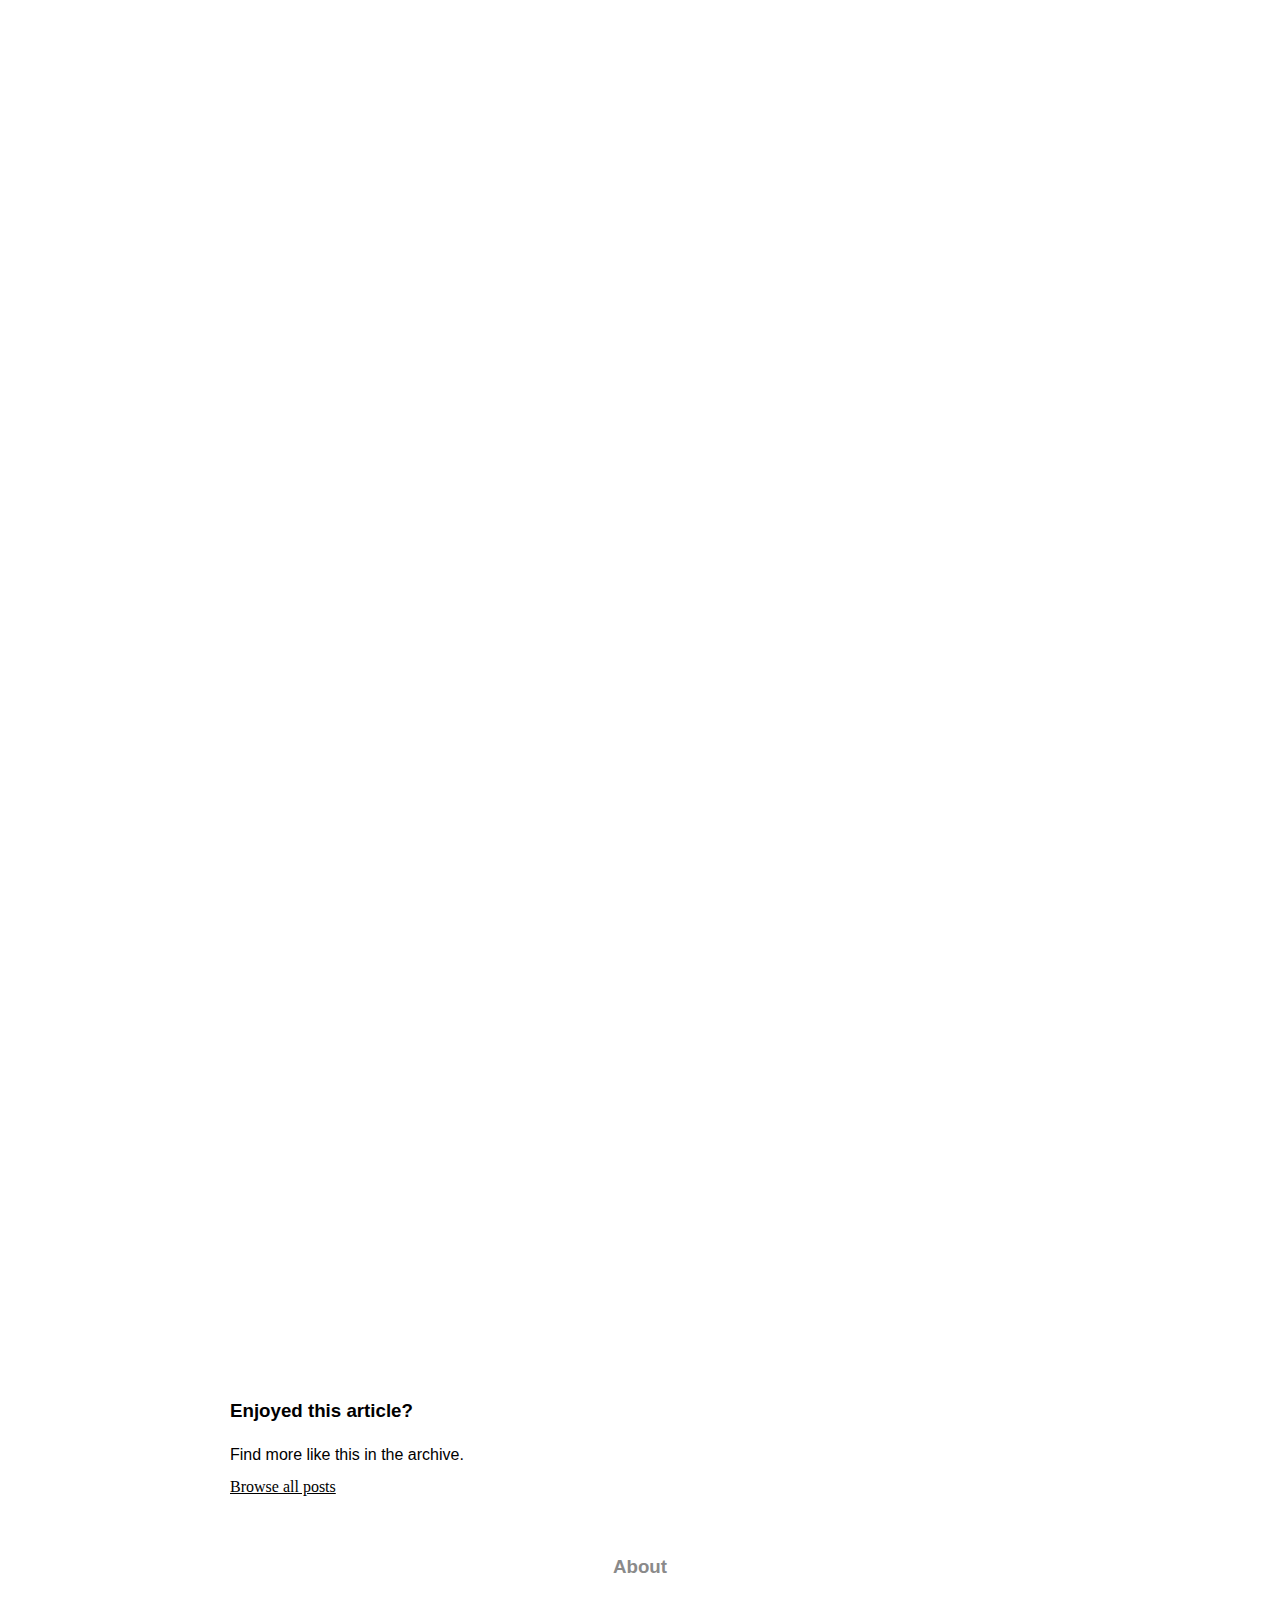
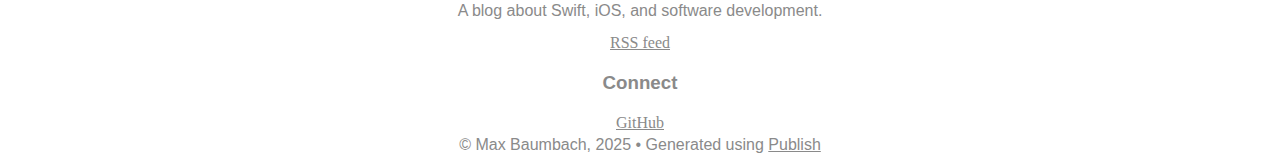
<file: posts/2024/05/Testable networking code - Part 2/index.html>
<!DOCTYPE html><html lang="en"><head><meta charset="UTF-8"/><meta property="og:site_name" content="bearjaw.dev"/><link rel="canonical" href="https://bearjaw.dev/posts/2024/05/Testable%20networking%20code%20-%20Part%202"/><meta name="twitter:url" content="https://bearjaw.dev/posts/2024/05/Testable%20networking%20code%20-%20Part%202"/><meta property="og:url" content="https://bearjaw.dev/posts/2024/05/Testable%20networking%20code%20-%20Part%202"/><title>Testable Networking Code – Part 2 | bearjaw.dev</title><meta name="twitter:title" content="Testable Networking Code – Part 2 | bearjaw.dev"/><meta property="og:title" content="Testable Networking Code – Part 2 | bearjaw.dev"/><meta name="description" content="In this part 2 we're looking at how to leverage protocols to make your networking code testable."/><meta name="twitter:description" content="In this part 2 we're looking at how to leverage protocols to make your networking code testable."/><meta property="og:description" content="In this part 2 we're looking at how to leverage protocols to make your networking code testable."/><meta name="twitter:card" content="summary"/><link rel="stylesheet" href="/syntax.css" type="text/css"/><link rel="stylesheet" href="/styles.css" type="text/css"/><meta name="viewport" content="width=device-width, initial-scale=1.0"/><link rel="shortcut icon" href="/images/favicon.png" type="image/png"/><link rel="alternate" href="/feed.rss" type="application/rss+xml" title="Subscribe to bearjaw.dev"/></head><body class="item-page"><header><div class="header-container"><div class="profile-header-container"><a href="/"><img src="/profile.jpeg" class="avatar"/></a><div class="header-text-container"><a href="/" class="site-name">bearjaw.dev</a><p class="header-subtitle">Doing swifty things 1-bit at a time 🚀</p></div></div><div class="nav-container"><a href="https://github.com/bearjaw"><div class="github-logo"></div></a><nav><ul><li><a href="/posts" class="selected">Articles</a></li><li><a href="/about">About</a></li></ul></nav></div></div></header><div class="wrapper"><article class="article"><div class="article-header"><h1 class="article-title">Testable Networking Code – Part 2</h1><div class="article-info"><p>4 May 2024</p><p class="separator">•</p><p>5 minutes read</p></div></div><div class="article-tags"><span>Tagged with: </span><ul class="tag-list"><li><a href="/tags/networking">networking</a></li><li><a href="/tags/swift">swift</a></li><li><a href="/tags/testing">testing</a></li></ul></div><div class="content"><h2>Introduction</h2><p>There are many paths you can take to make your code testable, especially when it comes to networking.</p><p>In this part, I'll walk through how to leverage protocols to improve testability.<br>Instead of having an <code><span class="type">APIService</span></code> class or struct that directly performs requests, we'll create a simple protocol, a mock APIService, and make both conform to the protocol.</p><hr><h2>Defining a Protocol</h2><pre><code><span class="keyword">protocol</span> APIRequestable {
    <span class="keyword">func</span> performRequest&lt;T: <span class="type">Decodable</span>&gt;(<span class="keyword">_</span> request: <span class="type">APIRequest</span>&lt;<span class="type">T</span>&gt;) <span class="keyword">async throws</span> -&gt; <span class="type">T</span>
}

<span class="comment">// Implementation</span>
<span class="keyword">final class</span> APIServiceMock: <span class="type">APIRequestable</span> {
    <span class="keyword">func</span> performRequest&lt;T: <span class="type">Decodable</span>&gt;(<span class="keyword">_</span> request: <span class="type">APIRequest</span>&lt;<span class="type">T</span>&gt;) <span class="keyword">async throws</span> -&gt; <span class="type">T</span> {
        <span class="call">fatalError</span>(<span class="string">"TODO: Implement"</span>)
    }
}
</code></pre><p>This looks easy and reusable. Now you can use APIRequestable in your real and test implementations by implementing both the real service and a mock version. Instead of depending directly on APIService, you’ll depend on the protocol.</p><p>For simplicity let's use the poor man's dependency injection:</p><pre><code><span class="keyword">final class</span> UserProfileViewModel {

    <span class="keyword">private let</span> apiService: <span class="type">APIRequestable</span>
    <span class="keyword">private var</span> user: <span class="type">User</span>?
    
    <span class="keyword">init</span>(apiService: <span class="type">APIRequestable</span>) {
        <span class="keyword">self</span>.<span class="property">apiService</span> = apiService
    }
    
    <span class="keyword">func</span> fetchCurrentUser() <span class="keyword">async throws</span> {
        <span class="keyword">let</span> request = <span class="type">APIEndpoint</span>.<span class="type">User</span>.<span class="call">current</span>()
        user = <span class="keyword">try await</span> apiService.<span class="call">performRequest</span>(request)
    }
    
    <span class="keyword">func</span> greeting() -&gt; <span class="type">String</span> {
    <span class="keyword">if let</span> user {
        <span class="keyword">return</span> <span class="string">"Hello,</span> \(name)<span class="string">!"</span>
    }
        <span class="keyword">return</span> <span class="string">"Hello!"</span>
    }
}

...

<span class="comment">// In your test</span>
<span class="keyword">func</span> test_fetches_currentUser() <span class="keyword">async throws</span> {
    <span class="keyword">let</span> mockAPIService = <span class="type">APIServiceMock</span>()
    <span class="keyword">let</span> sut = <span class="type">UserProfileViewModel</span>(apiService: mockAPIService)
    <span class="keyword">try await</span> sut.<span class="call">fetchCurrentUser</span>()
    <span class="keyword">let</span> expectedGreeting = <span class="string">"Hello, Tim!"</span>
    <span class="keyword">let</span> greeting = sut.<span class="call">greeting</span>()
    <span class="call">XCTAssertEqual</span>(greeting, expectedGreeting)
} 

</code></pre><h2>An approach and a problem</h2><p>While writing a mock can be very little work we're running into a small problem with our networking layer or data pipeline. We're not really in control of the data. Or at least it's very inflexible as we have to return different data per endpoint or even chain endpoints.</p><p>Another common approach is to create a protocol for the <code><span class="type">UserProfileViewModel</span></code>, implement <code><span class="keyword">func</span> loadCurrentUser() <span class="keyword">async throws</span></code> and always return a user or create another mock and throw an error. You could even inject the response you want this method to return here as well.</p><p>So let's do that quickly (We could also just use Swift's <code><span class="type">Result</span></code> type):</p><pre><code><span class="keyword">enum</span> UserTestAPIResponse {
    <span class="keyword">case</span> user(<span class="type">User</span>)
    <span class="keyword">case</span> error(<span class="type">Error</span>)
}
</code></pre><p>Then we can create a mock class of the ViewModel, implement the protocol to fetch the current user, and return the injected API response.</p><pre><code><span class="keyword">let</span> testResponse: <span class="type">UserTestAPIResponse</span>
...
<span class="keyword">func</span> loadCurrentUser() <span class="keyword">async throws</span> {
    <span class="keyword">switch</span> testResponse {
        <span class="keyword">case let</span> user(user): 
            <span class="keyword">self</span>.<span class="property">user</span> = user
    <span class="keyword">case let</span> error(error):
            <span class="keyword">throw</span> error
    }
}
   
<span class="comment">// In your test</span>
<span class="keyword">func</span> test_fetches_currentUser() <span class="keyword">async throws</span> {
    <span class="keyword">let</span> expectedUser = <span class="type">User</span>(name: <span class="string">"Tim"</span>)
    <span class="keyword">let</span> response = <span class="type">UserTestAPIResponse</span>.<span class="call">user</span>(expectedUser)
    
    <span class="keyword">let</span> sut = <span class="type">UserProfileViewModelMock</span>(fetchUserResponse: response)

    <span class="keyword">try await</span> sut.<span class="call">loadCurrentUser</span>()
    
    <span class="keyword">let</span> expectedGreeting = <span class="string">"Hello, Tim!"</span>
    <span class="keyword">let</span> greeting = sut.<span class="call">greeting</span>()
    <span class="call">XCTAssertEqual</span>(greeting, expectedGreeting)
} 
</code></pre><p>Now the test will pass again and we're happy but the way we got there is not great, we're also not really testing anything, and it doesn't scale.</p><p>It looks pretty flexible until you realise that you probably have more than one api call in your viewModel. You'll probably need more responses. Some api calls might be chained. You could create a dictionary and create a unique key for each api call and return it's response. Additionally we had to copy our implementation of <code><span class="call">greeting</span>()</code>. Not really DRY and what if our real implementation of <code><span class="call">greeting</span>()</code> ever changes?</p><p>So, now you might say subclassing to the rescue! Again, something you could do and you might not have to duplicate your code that way but I do prefer composition if possible over inheritance.</p><p>It becomes clear we don't really test our viewModel code but rather test a different part of code using a mock version of our viewModel. Depending on what we want to test we're forced to duplicate our real implementation code.</p><p>It's a lot of overhead and and a lot of mocks and classes you need to write. You'll spend more time setting up your mock pipeline than writing tests.</p><p>One thing to keep in mind is generally in blog posts or tutorials, the code is always super clean, easy to read, and very small. So while it looks trivial and small it could grow quite fast and we'll also need to maintain our mocks and our responses.</p><h2>A better way?</h2><p>Let's go back to the APIService. It's a better option to put the all the heavy lifting code we need to return the correct responses we want to test in our APIServiceMock implementation. However we'll end up in the same situation as with our ViewModel. We're not really testing our real networking / api layer here. We're testing a mock implementation of it.</p><pre><code><span class="comment">// In your test</span>
<span class="keyword">func</span> test_fetches_currentUser() <span class="keyword">async throws</span> {
    <span class="keyword">let</span> expectedUser = <span class="type">User</span>(name: <span class="string">"Tim"</span>)
    <span class="keyword">let</span> response = <span class="type">UserTestAPIResponse</span>.<span class="call">user</span>(expectedUser)
    <span class="keyword">let</span> mockAPIService = <span class="type">UserAPIServiceMock</span>(response: response)
    
    <span class="keyword">let</span> sut = <span class="type">UserProfileViewModel</span>(apiService: mockAPIService)
    
    <span class="keyword">try await</span> sut.<span class="call">fetchCurrentUser</span>()
    
    <span class="keyword">let</span> expectedGreeting = <span class="string">"Hello, Tim!"</span>
    <span class="keyword">let</span> greeting = sut.<span class="call">greeting</span>()
    <span class="call">XCTAssertEqual</span>(greeting, expectedGreeting)
} 
</code></pre><p>This approach is a lot better as we no longer have to copy the real implementation of our ViewModel or Model and instead leverage our mock to return the response we want. We also cover the real implementation of our ViewModel with our tests and we no longer need to keep the mock in sync with our actual implementation.</p><h2>Conclusion</h2><p>Protocols are a great tool to abstract away concrete types and make your code testable. However, they can also introduce a lot of boilerplate if you’re not careful.</p><p>When choosing this approach I found that it's easier to write tests and iterate if I can control the data rather than the UI layer (ViewModel). It might seem irrelvant but if you mock the data pipeline then you only have to write a mock for the service. You could even implement a mock per test.</p><p>In a future post I'll leverage my favourite way to take control over the data pipeline.</p></div><div class="article-footer"><h3>Enjoyed this article?</h3><p>Find more like this in the archive.</p><a href="/posts" class="browse-posts">Browse all posts</a></div></article></div><footer><div class="footer-content"><div class="footer-section"><h3>About</h3><p>A blog about Swift, iOS, and software development.</p><a href="/feed.rss" class="footer-link">RSS feed</a></div><div class="footer-section"><h3>Connect</h3><div class="footer-links"><a href="https://github.com/bearjaw" class="footer-link">GitHub</a></div></div></div><div class="footer-copyright"><p>© Max Baumbach, 2025 • Generated using <a href="https://github.com/johnsundell/publish">Publish</a></p></div></footer></body></html>
</file>
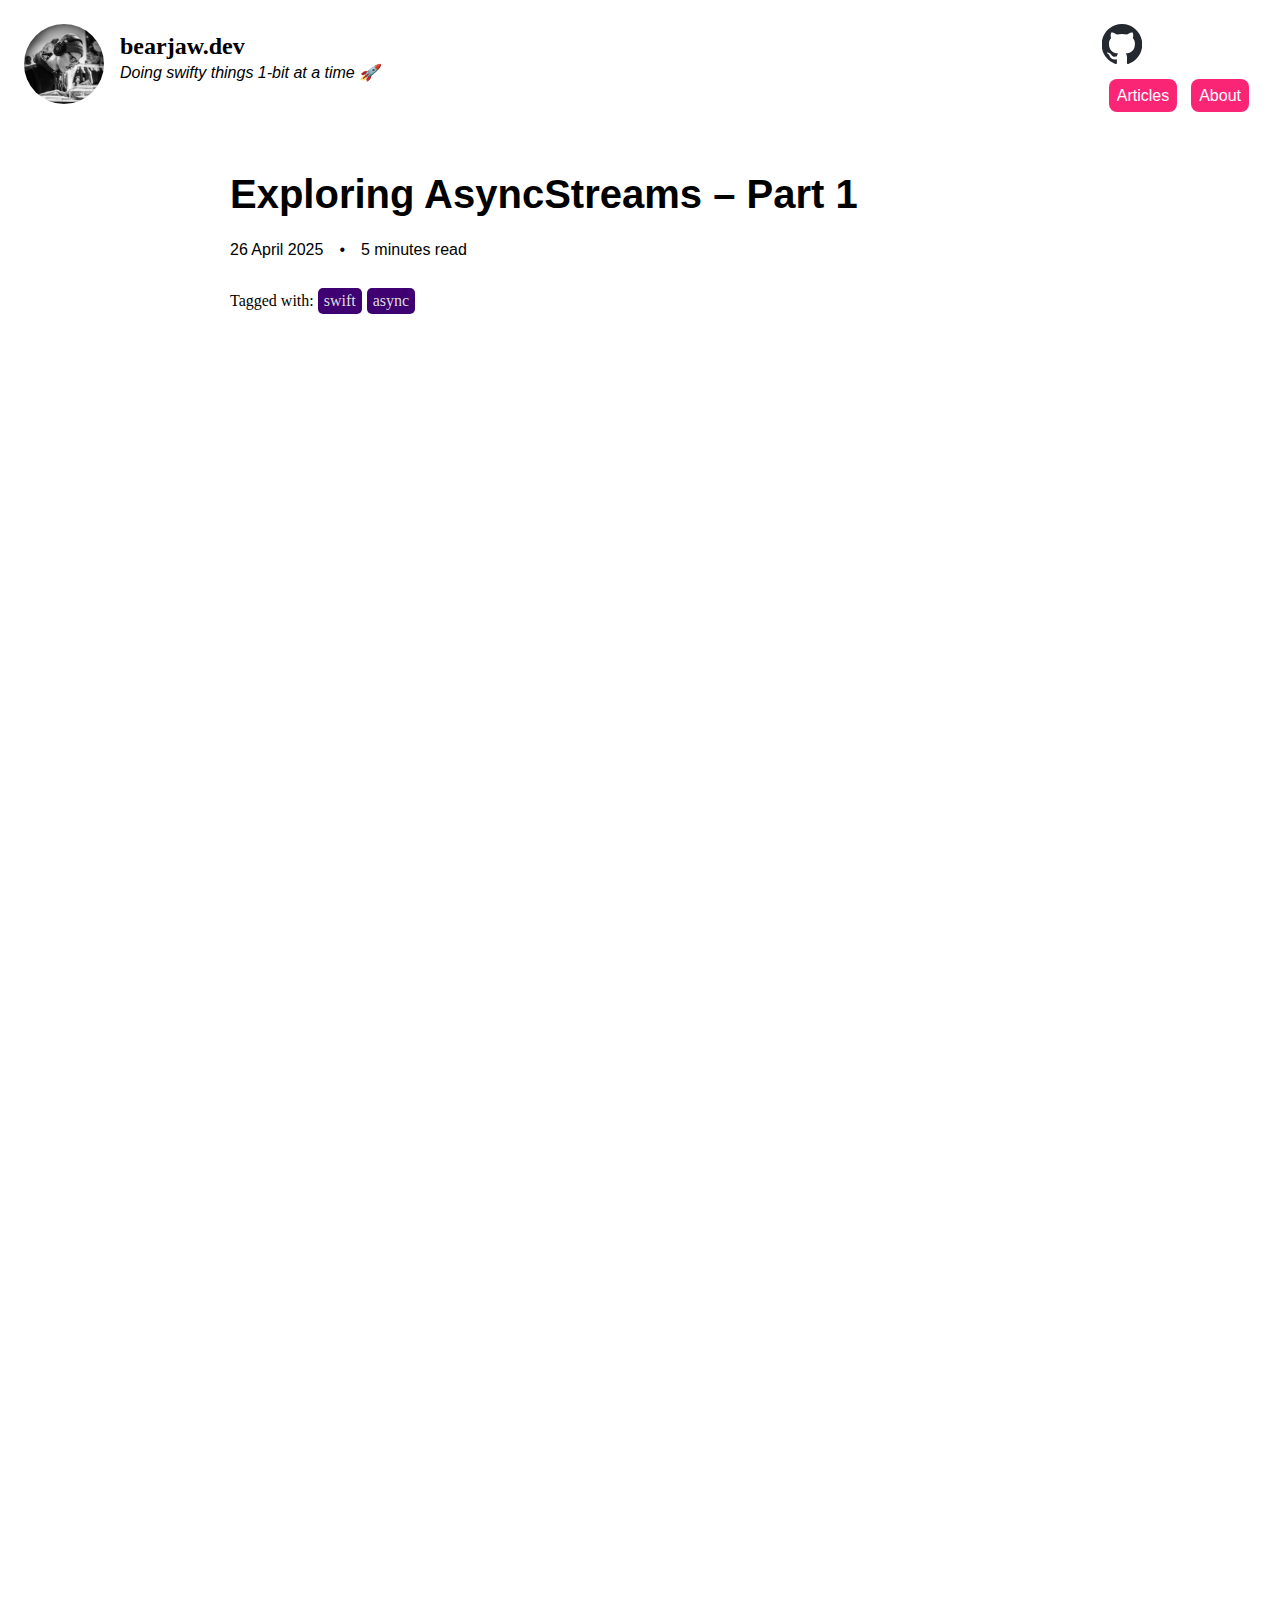
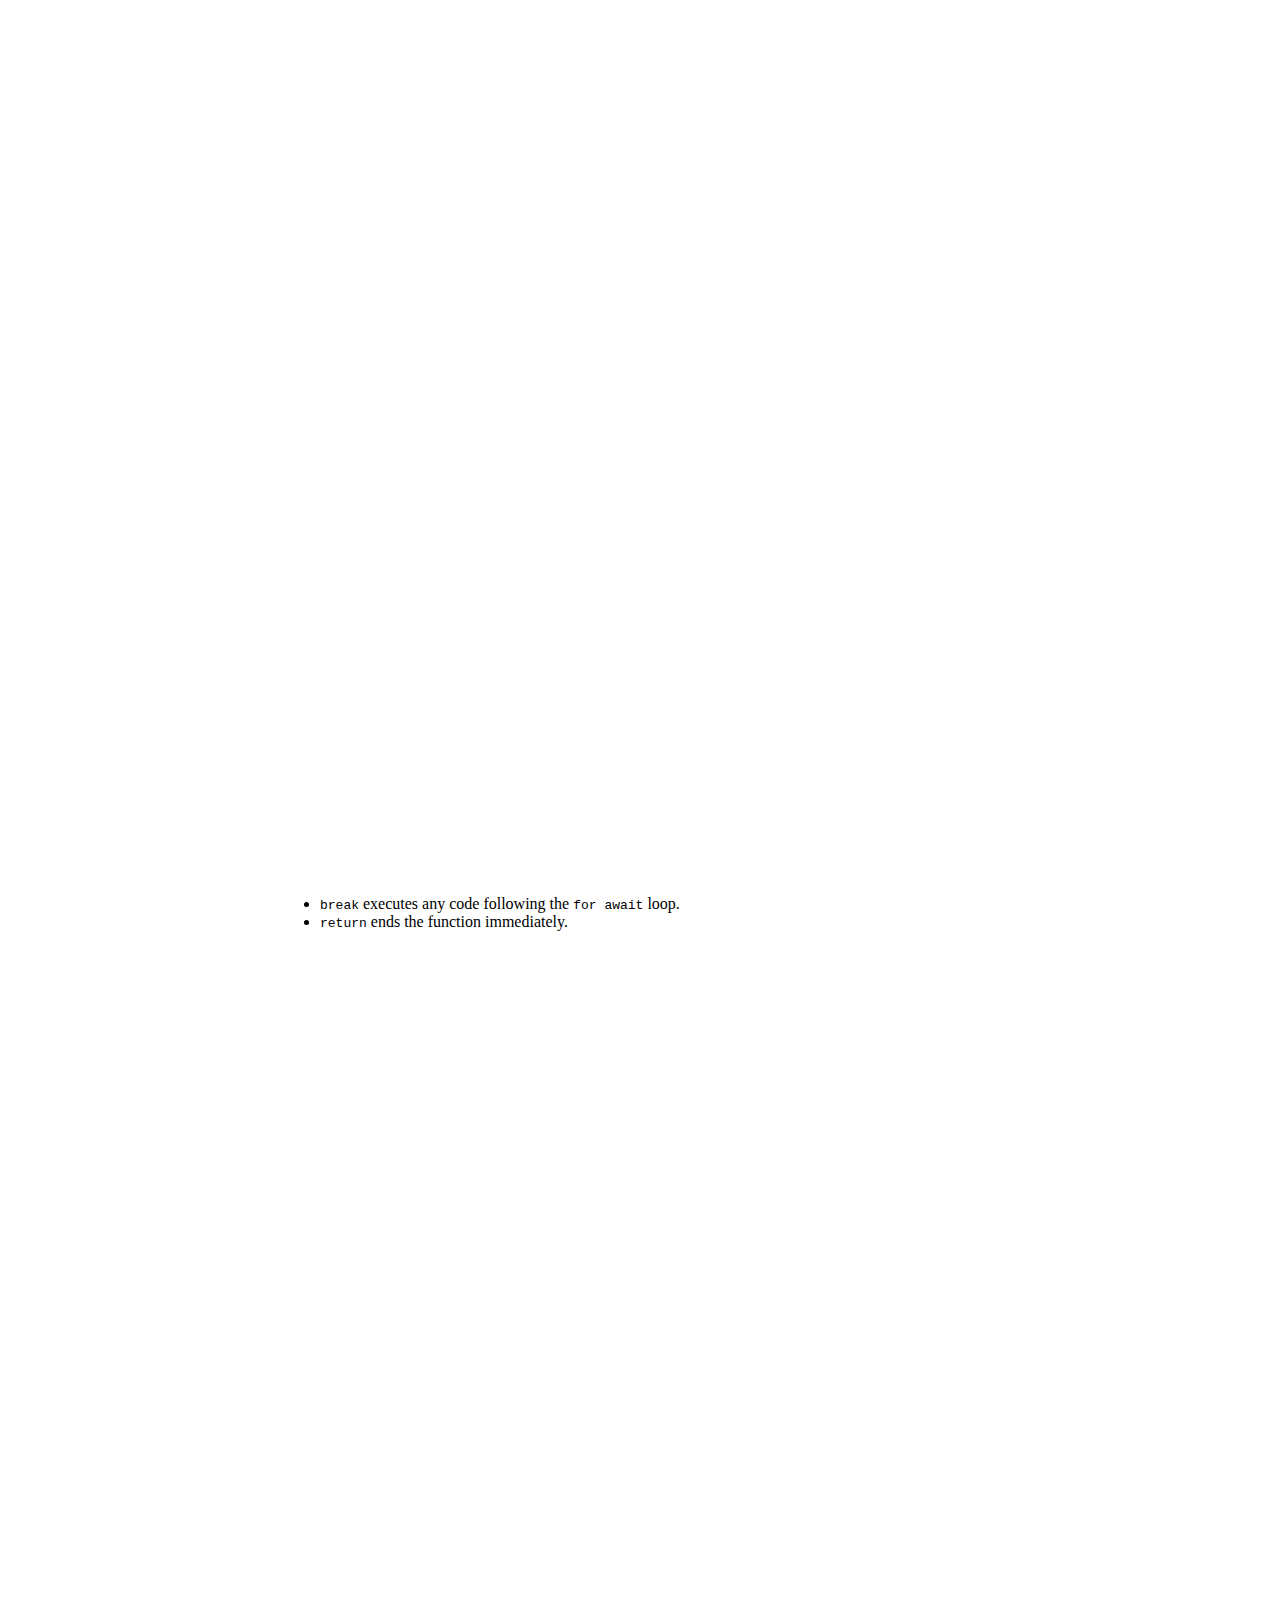
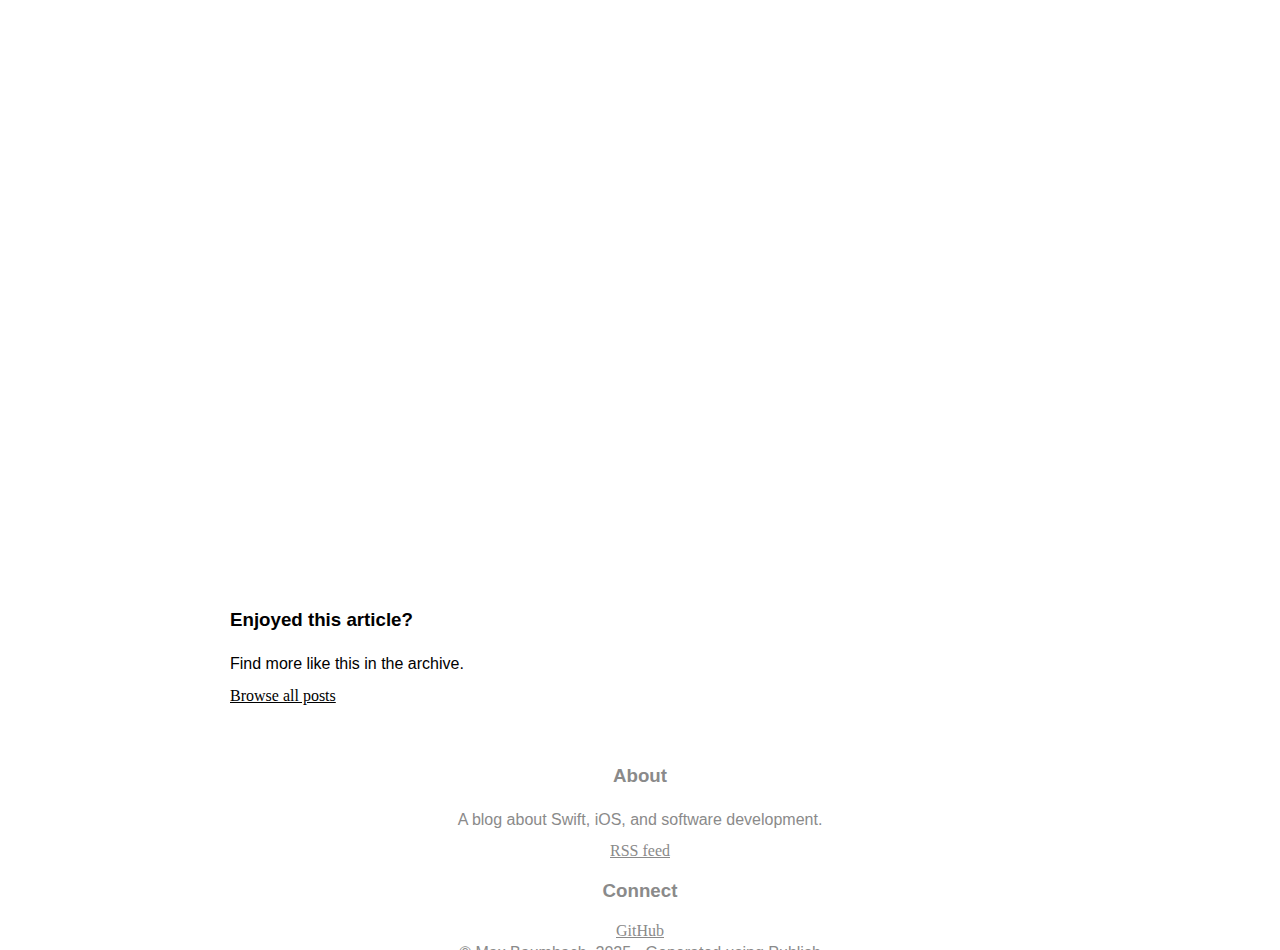
<file: posts/2025/04/Exploring_AsyncSteams/index.html>
<!DOCTYPE html><html lang="en"><head><meta charset="UTF-8"/><meta property="og:site_name" content="bearjaw.dev"/><link rel="canonical" href="https://bearjaw.dev/posts/2025/04/Exploring_AsyncSteams"/><meta name="twitter:url" content="https://bearjaw.dev/posts/2025/04/Exploring_AsyncSteams"/><meta property="og:url" content="https://bearjaw.dev/posts/2025/04/Exploring_AsyncSteams"/><title>Exploring AsyncStreams – Part 1 | bearjaw.dev</title><meta name="twitter:title" content="Exploring AsyncStreams – Part 1 | bearjaw.dev"/><meta property="og:title" content="Exploring AsyncStreams – Part 1 | bearjaw.dev"/><meta name="description" content="In this little segment I'll share some insights I learned after exploring how AsyncStream can be tool for Swift Concurrency safe reactive programming."/><meta name="twitter:description" content="In this little segment I'll share some insights I learned after exploring how AsyncStream can be tool for Swift Concurrency safe reactive programming."/><meta property="og:description" content="In this little segment I'll share some insights I learned after exploring how AsyncStream can be tool for Swift Concurrency safe reactive programming."/><meta name="twitter:card" content="summary"/><link rel="stylesheet" href="/syntax.css" type="text/css"/><link rel="stylesheet" href="/styles.css" type="text/css"/><meta name="viewport" content="width=device-width, initial-scale=1.0"/><link rel="shortcut icon" href="/images/favicon.png" type="image/png"/><link rel="alternate" href="/feed.rss" type="application/rss+xml" title="Subscribe to bearjaw.dev"/></head><body class="item-page"><header><div class="header-container"><div class="profile-header-container"><a href="/"><img src="/profile.jpeg" class="avatar"/></a><div class="header-text-container"><a href="/" class="site-name">bearjaw.dev</a><p class="header-subtitle">Doing swifty things 1-bit at a time 🚀</p></div></div><div class="nav-container"><a href="https://github.com/bearjaw"><div class="github-logo"></div></a><nav><ul><li><a href="/posts" class="selected">Articles</a></li><li><a href="/about">About</a></li></ul></nav></div></div></header><div class="wrapper"><article class="article"><div class="article-header"><h1 class="article-title">Exploring AsyncStreams – Part 1</h1><div class="article-info"><p>26 April 2025</p><p class="separator">•</p><p>5 minutes read</p></div></div><div class="article-tags"><span>Tagged with: </span><ul class="tag-list"><li><a href="/tags/swift">swift</a></li><li><a href="/tags/async">async</a></li></ul></div><div class="content"><p>I hadn't used <code><span class="type">AsyncStream</span></code> much since it was first introduced in Swift 5.5.<br>With Swift 6 now out in the wild, it felt like enough time had passed to see whether it could be an addition — or even replace — Combine in my daily dev life.</p><h2>Small discalaimer</h2><p>Personally, I like writing simple code. Ideally, it should be testable, easy to read, and easy to reason about. The code examples below are simplified to quickly try out some concepts. This post is mostly about exploring how <code><span class="type">AsyncStream</span></code> could fit into the apps I write or work on.</p><h2>Reactive programming with Combine</h2><p>Combine offers reactive programming in a very neat way. Quite often, you can simply use the property wrapper <code><span class="keyword">@Published</span></code> and subscribe to it with <code>$</code> and <code><span class="call">sink</span>(<span class="keyword">_</span>:)</code>:</p><pre><code><span class="keyword">@MainActor
final class</span> BookStore {
    <span class="keyword">@Published
    private(set) var</span> books: [<span class="type">Book</span>] = []
}

<span class="keyword">final class</span> ViewController: <span class="type">UIViewController</span> {
    <span class="keyword">private let</span> store = <span class="type">BookStore</span>()
    <span class="keyword">private var</span> disposables = <span class="type">Set</span>&lt;<span class="type">AnyCancellable</span>&gt;()
    
    <span class="keyword">override func</span> viewDidLoad() {
        <span class="keyword">super</span>.<span class="call">viewDidLoad</span>()
        store.<span class="property">$books</span>.<span class="call">sink</span> { <span class="keyword">_ in</span>
            <span class="comment">// Update the dataSource</span>
        }.<span class="call">store</span>(in: &amp;disposables)
    }
}
</code></pre><p>Writing reactive code with Combine feels very easy and straightforward. Combine also offers a lot of powerful functions to modify the stream. It even offers an AsyncStream publisher! Plus, the Apple developer community has added even more convenient open-source extensions and custom Publishers.</p><h2>Streams</h2><p><code><span class="type">AsyncStream</span></code> can offer an alternative that feels almost like an extension to the Swift language itself, making it a natural companion for Swift's concurrency features.<br>Let's look at a simple example of observing a stream of values over time:</p><pre><code><span class="keyword">final class</span> ViewController: <span class="type">UIViewController</span> {
    <span class="keyword">private let</span> store = <span class="type">BookStore</span>()
    
    <span class="keyword">override func</span> viewDidLoad() {
        <span class="keyword">super</span>.<span class="call">viewDidLoad</span>()
        <span class="type">Task</span> { <span class="keyword">await</span> <span class="call">observeBooks</span>() }
    }
    
    <span class="keyword">private func</span> observeBooks() <span class="keyword">async</span> {
        <span class="keyword">for await</span> books <span class="keyword">in</span> store.<span class="property">stream</span> {
            <span class="comment">// Update snapshot</span>
        }
    }
}
</code></pre><p>Observing books from the store now reads like a simple <code><span class="keyword">for in</span></code> loop that we already know. No need to capture <code><span class="keyword">self</span></code> anywhere or keep track of a cancellable (yet).<br><br>However, the downside is that we had to introduce a <code><span class="type">Task</span></code>, which breaks a little of the straightforwardness. In SwiftUI this is much easier as you can use the <code><span class="call">task</span>()</code> view modifier.</p><p>The code above, while looking clean, is actually quite dangerous. With <code><span class="type">AsyncStream</span></code>, it is important to finish the stream.</p><p>This makes sense because <code><span class="keyword">for await</span></code> is a suspension point, and without ending it properly, the view controller will never be deallocated.</p><p>Thus, we need to adjust our subscription strategy. We'll now resubscribe once the view is added to the view hierarchy and cancel the subscription once the view is removed.<br><br>By calling <code><span class="call">cancel</span>()</code> on the task we can end the stream. Additionally you can cancel a stream after meeting a condition by using either <code><span class="keyword">return</span></code> or <code><span class="keyword">break</span></code>.<br>The difference is:</p><ul><li><code><span class="keyword">break</span></code> executes any code following the <code><span class="keyword">for await</span></code> loop.</li><li><code><span class="keyword">return</span></code> ends the function immediately.</li></ul><pre><code><span class="keyword">final class</span> UniverseBookViewController: <span class="type">UIViewController</span> {
    <span class="keyword">private let</span> store = <span class="type">BookStore</span>()
    <span class="keyword">private var</span> task: <span class="type">Task</span>&lt;<span class="type">Void</span>, <span class="type">Never</span>&gt;?
    
    <span class="keyword">override func</span> viewDidAppear(<span class="keyword">_</span> animated: <span class="type">Bool</span>) {
        <span class="keyword">super</span>.<span class="call">viewDidAppear</span>(animated)
        view.<span class="property">backgroundColor</span> = .<span class="dotAccess">white</span>
        task = <span class="type">Task</span> { <span class="keyword">await</span> <span class="call">observeBooks</span>() }
    }
    
    <span class="keyword">override func</span> viewDidDisappear(<span class="keyword">_</span> animated: <span class="type">Bool</span>) {
        <span class="keyword">super</span>.<span class="call">viewDidDisappear</span>(animated)
        task?.<span class="call">cancel</span>()
    }
    
    <span class="keyword">private func</span> observeBooks() <span class="keyword">async</span> {
        <span class="keyword">for await</span> books <span class="keyword">in</span> store.<span class="property">stream</span> {
            <span class="keyword">if let</span> book = books.<span class="call">first</span>(where: { $0.<span class="property">title</span> == <span class="string">"The wonders of the universe"</span> }) {
                <span class="comment">// Update the view with our book</span>
                <span class="call">print</span>(book)
                <span class="comment">// Using a return or a break can also cancel a stream.</span>
                <span class="keyword">return</span>
            } <span class="keyword">else</span> {
                <span class="comment">// Keep waiting</span>
                <span class="call">print</span>(books)
            }
        }
    }
}
</code></pre><p>Another important thing to remember is that finishing a stream doesn't necessarily end the fetching of new data. You'll need to explicity stop any work you're doing. You can implement a <code>onTermination</code> handler and stop any polling or timers.</p><pre><code>continuation.<span class="property">onTermination</span> = { [<span class="keyword">weak self</span>] reason <span class="keyword">in
    self</span>?.<span class="call">stopPolling</span>()
}
</code></pre><p>Another major difference compared to using <code><span class="keyword">@Published</span></code> is that when you subscribe to an <code><span class="type">AsyncStream</span></code>, <strong>you don't receive any initial values by default</strong>.<br><br>So let's look at how to create a stream in the first place.</p><h2>Bring your own stream!</h2><p>One important thing to keep in mind about <code><span class="type">AsyncStream</span></code> is that <strong>you can only have one subscriber per stream</strong>. So, you need to return a <strong>new instance</strong> for each new subscriber and then keep the continuation which makes finishing a stream explicitly a bit difficult.</p><pre><code><span class="keyword">@MainActor
final class</span> BookStore {
    ...

    <span class="keyword">private var</span> continuations: [<span class="type">AsyncStream</span>&lt;[<span class="type">Book</span>]&gt;.<span class="type">Continuation</span>] = []

    <span class="keyword">var</span> stream: <span class="type">AsyncStream</span>&lt;[<span class="type">Book</span>]&gt; {
        <span class="type">AsyncStream</span> { continuation <span class="keyword">in
            self</span>.<span class="property">continuations</span>.<span class="call">append</span>(continuation)
        }
    }
    ...
}
</code></pre><p>To emit values over time, you work with the <code><span class="type">Continuation</span></code> object. In this case, we store the continuation so that we can yield new values when needed.</p><p>In Swift 5.9, Swift introduced a nice little convenience initializer:</p><pre><code><span class="keyword">var</span> stream: <span class="type">AsyncStream</span>&lt;[<span class="type">Book</span>]&gt; {
    <span class="keyword">let</span> container = <span class="type">AsyncStream</span>.<span class="call">makeStream</span>(of: [<span class="type">Book</span>].<span class="keyword">self</span>)
    <span class="keyword">self</span>.<span class="property">continuations</span>.<span class="call">append</span>(container.<span class="property">continuation</span>)
    <span class="keyword">return</span> container.<span class="property">stream</span>
}
</code></pre><p>With this new handy <code>makeStream</code> method we can get rid of the closure which improves the readability for my taste. However we can only access this in iOS 17 and equivalent other platforms.</p><p>To emit values, you use <code><span class="call">yield</span>(<span class="keyword">_</span>:)</code>:</p><pre><code><span class="keyword">func</span> newBook(<span class="keyword">_</span> title: <span class="type">String</span>, author: <span class="type">String</span>) {
    <span class="keyword">let</span> book = <span class="type">Book</span>(title: title, author: author)
    books.<span class="call">append</span>(book)
    <span class="keyword">for</span> continuation <span class="keyword">in</span> continuations {
        continuation.<span class="call">yield</span>(books)
    }
}
</code></pre><p>You <strong>can't</strong> access the current value of an <code><span class="type">AsyncStream</span></code>. You can only <em>await</em> its next value. If you need to access the latest data at any time, you'll have to keep a separate buffer yourself.</p><p>If you want to emit a value immediately after someone subscribes, you can call <code><span class="call">yield</span>(<span class="keyword">_</span>:)</code> right after creating the stream.</p><h2>Some observations</h2><p>I'd say <code><span class="type">AsyncStream</span></code> is definitely an interesting tool to have. Especially when paired with <a href="https://github.com/apple/swift-async-algorithms?tab=readme-ov-file">Swift Async Algorithms</a>.<br>However, I don't think it currently serves as a full replacement for Combine.</p><p>First of all, it's very easy to shoot yourself in the foot by accidentally forgetting to finish the stream.<br>In SwiftUI, you can easily tie an <code><span class="type">AsyncStream</span></code>’s lifecycle to the SwiftUI view’s lifecycle, making it much easier to use.<br><br>In UIKit, however, you need to manually manage subscriptions and cancellations using <code><span class="type">UIViewController</span></code> lifecycle methods.<br><br>You also need to ensure your code still behaves correctly even when the view controller presents another view controller on top.</p><p>I am still only scratching the surface but I can see that I could find some usage for streams going forward.</p></div><div class="article-footer"><h3>Enjoyed this article?</h3><p>Find more like this in the archive.</p><a href="/posts" class="browse-posts">Browse all posts</a></div></article></div><footer><div class="footer-content"><div class="footer-section"><h3>About</h3><p>A blog about Swift, iOS, and software development.</p><a href="/feed.rss" class="footer-link">RSS feed</a></div><div class="footer-section"><h3>Connect</h3><div class="footer-links"><a href="https://github.com/bearjaw" class="footer-link">GitHub</a></div></div></div><div class="footer-copyright"><p>© Max Baumbach, 2025 • Generated using <a href="https://github.com/johnsundell/publish">Publish</a></p></div></footer></body></html>
</file>
<file: syntax.css>
pre {
    margin-top: 1.5em;
    margin-bottom: 1.5em;
    background-color: #1a1a1a;
    border-radius: 16px;
}

pre code {
    font-family: monospace;
    display: block;
    padding: 20px;
    color: #a9bcbc;
    line-height: 1.4em;
    font-size: 0.95em;
    overflow-x: auto;
    white-space: pre;
    -webkit-overflow-scrolling: touch;
}

p code {
    font-family: monospace;
    background-color: #1a1a1a;
    padding: 4px;
}

code {
    color: #41A1C0;
}

p code .keyword {
    color: #ee82b0;
}

p code .type {
    color: #8281ca;
}

p code .call {
    color: #348fe5;
}

p code .property {
    color: #21ab9d;
}

p code .number {
    color: #db6f57;
}

p code .string {
    color: #fa641e;
}

p code .comment {
    color: #6b8a94;
}

pre code .dotAccess {
    color: #92b300;
}

pre code .preprocessing {
    color: #b68a00;
}

pre code .keyword {
    color: #ee82b0;
}

pre code .type {
    color: #9EF1DD;
}

pre code .call {
    color: #67B7A4;
}

pre code .property {
    color: #5DD8FF;
}

pre code .number {
    color: #db6f57;
}

pre code .string {
    color: #fa641e;
}

pre code .comment {
    color: #6b8a94;
}

pre code .dotAccess {
    color: #92b300;
}

pre code .preprocessing {
    color: #b68a00;
}


@media (prefers-color-scheme: light) { 
    p code {
            font-family: monospace;
            background-color: #E8F2FF;
            padding: 4px;
    }
        code {
            color: black;
        }
                p code .keyword {
                    color: #9B2393;
                }
        
                p code .type {
                    color: #0b4f79;
                }
        
                p code .call {
                    color: #326D74;
                }
        
                p code .property {
                    color: #815F03;
                }
        
                p code .number {
                    color: #1c00cf;
                }
        
                p code .string {
                    color: #C41A16;
                }
        
                p code .comment {
                    color: #5D6C79;
                }
        
}
</file>
<file: styles.css>
/**
*  Publish Foundation theme
*  Copyright (c) John Sundell 2019
*  MIT license, see LICENSE file for details
*/
* {
    margin: 0;
    padding: 0;
    box-sizing: border-box;
}

body {
    background: #fff;
    color: #000;
    text-align: center;
}

.wrapper {
    max-width: 900px;
    margin-left: auto;
    margin-right: auto;
    padding: 40px;
    text-align: left;
}

header {
    background-color: #fff;
}

header .wrapper {
    padding-top: 30px;
    padding-bottom: 30px;
    text-align: center;
}

header a {
    text-decoration: none;
}

header .site-name {
    font-size: 1.5rem;
    color: #000;
    font-weight: bold;
}

nav {
    font-family: Helvetica;
    margin-top: 20px;
    display: flex;
    flex-direction: column;
    align-items: flex-end;
}

nav li {
    display: inline-block;
    margin: 0 7px;
    line-height: 1.5em;
}

nav li a.selected {
    font-family: Helvetica;
}

nav li a {
    background-color: #FB2576;
    color: white;
    padding: 0.5em;
    border-radius: 8px;
}

nav li a:hover, li.active a {
    background-color: #150050;
    color: white;
}

h1 {
    margin-bottom: 20px;
    font-size: 2.5rem;
    font-family: Arial, Helvetica, sans-serif;
}

h2 {
    margin: 20px 0;
    font-family: Arial, Helvetica, sans-serif;
}

h3  {
    margin: 20px 0; 
    font-family: Arial, Helvetica, sans-serif;
}

p {
    margin-bottom: 10px;
    line-height: 1.6em;
    font-family: Arial, Helvetica, sans-serif;
}

a {
    color: inherit;
}

blockquote {
    background: #1a1a1a;
    border-left: 10px solid #ccc;
    margin: 1.5em 10px;
    padding: 1em 10px .1em 10px;
    quotes: "\201C""\201D""\2018""\2019";
}

.description {
    margin-bottom: 40px;
}

header .header-container {
        display: flex;
        flex-direction: row;
        align-items: flex-start;
        justify-content: space-between;
}

header .profile-header-container {
    display: flex;
    flex-direction: row;
    align-items: center;
}

header .header-text-container {
        display: flex;
        flex-direction: column;
        align-items: flex-start;
        padding-left: 16px;
}

.avatar {
  vertical-align: middle;
  width: 80px;
  height: 80px;
  border-radius: 50%;
}

.article-info-container {
    max-width: min(80ch, 100%);
    margin-left: auto;
    margin-right: auto;
}

.article-info {
    display: flex;
    flex-direction: row;
    align-items: flex-start;
}

.separator {
    padding-left: 1em;
    padding-right: 1em;
}

.github-logo {
    width: 40px;
    height: 40px;
    align-self: center;
    background: url(images/github-mark.svg) center / cover;
}

header .header-subtitle {
    font-style: italic;
}

header {
    padding: 24px 24px 24px 24px;
}

.item-list > li {
    display: block;
    padding: 20px;
    border-radius: 20px;
    background-color: #eee;
    margin-bottom: 20px;
}

.item-list > li:last-child {
    margin-bottom: 0;
}

.item-list h1 {
    margin-bottom: 15px;
    font-size: 1.3rem;
}

.item-list a {
    text-decoration: none;
}

.item-list p {
    margin-bottom: 0;
}

.tag-list {
    margin-top: 15px;
}

.tag-list li, .tag {
    display: inline-block;
    background-color: #3F0071;
    color: #ddd;
    padding: 4px 6px;
    border-radius: 5px;
    margin-right: 5px;
}

.tag-list a, .tag a {
    text-decoration: none;
}

.item-page .tag-list {
    display: inline-block;
}

.content {
    max-width: min(80ch, 100%);
    margin-left: auto;
    margin-right: auto;
}

@keyframes slideInLeft {
  from {
    transform: translate3d(-100%, 0, 0);
    visibility: visible;
    opacity: 0;
  }

  to {
    transform: translate3d(0, 0, 0);
    opacity: 1;
  }
}

@keyframes slideInRight {
  from {
    transform: translate3d(100%, 0, 0);
    visibility: visible;
    opacity: 0;
  }

  to {
    transform: translate3d(0, 0, 0);
    opacity: 1;
  }
}

.item-list-item-header {
    display: flex;
    flex-direction: row;
    justify-content: space-between;
}

.content {
    margin-bottom: 40px;
}

.content h1 {
    opacity: 0;
    animation-duration: 0.5s;
    animation-name: slideInLeft;
    animation-delay: 0.1s;
    animation-fill-mode: forwards;
    font-family: Arial, Helvetica, sans-serif;
}

.content h2 {
    opacity: 0;
    animation-duration: 0.5s;
    animation-name: slideInLeft;
    animation-delay: 0.1s;
    animation-fill-mode: forwards;
    font-family: Arial, Helvetica, sans-serif;
}

.content h3 {
    opacity: 0;
    animation-duration: 0.5s;
    animation-name: slideInLeft;
    animation-delay: 0.1s;
    animation-fill-mode: forwards;
    font-family: Arial, Helvetica, sans-serif;
}

.content p {
    opacity: 0;
    animation-duration: 0.5s;
    animation-name: slideInRight;
    animation-delay: 0.1s;
    animation-fill-mode: forwards;
    line-height: 1.6em;
    font-size: 1.2rem;
    font-family: Charter, Helvetica, Arial;
}

.content pre {
    opacity: 0;
    animation-duration: 0.5s;
    animation-name: slideInRight;
    animation-delay: 0.1s;
    animation-fill-mode: forwards;
}

.content blockquote {
    opacity: 0;
    animation-duration: 0.5s;
    animation-name: slideInRight;
    animation-delay: 0.1s;
    animation-fill-mode: forwards;
}

.browse-all {
    display: block;
    margin-bottom: 30px;
}

.all-tags li {
    font-size: 1.4rem;
    margin-right: 10px;
    padding: 6px 10px;
}

footer {
    color: #8a8a8a;
}

@media (prefers-color-scheme: dark) {
    body {
        background-color: #000;
    }

    body, header .site-name {
        color: #fff;
    }

    .item-list > li {
        background-color: #150050;
    }

    header {
        background-color: #000;
    }

        .github-logo {
            width: 40px;
            height: 40px;
            align-self: center;
            background: url(images/github-mark-white.svg) center / cover;
        }
}

@media (max-width: 600px) {
    .wrapper {
        padding: 40px 20px;
    }
}
</file>
